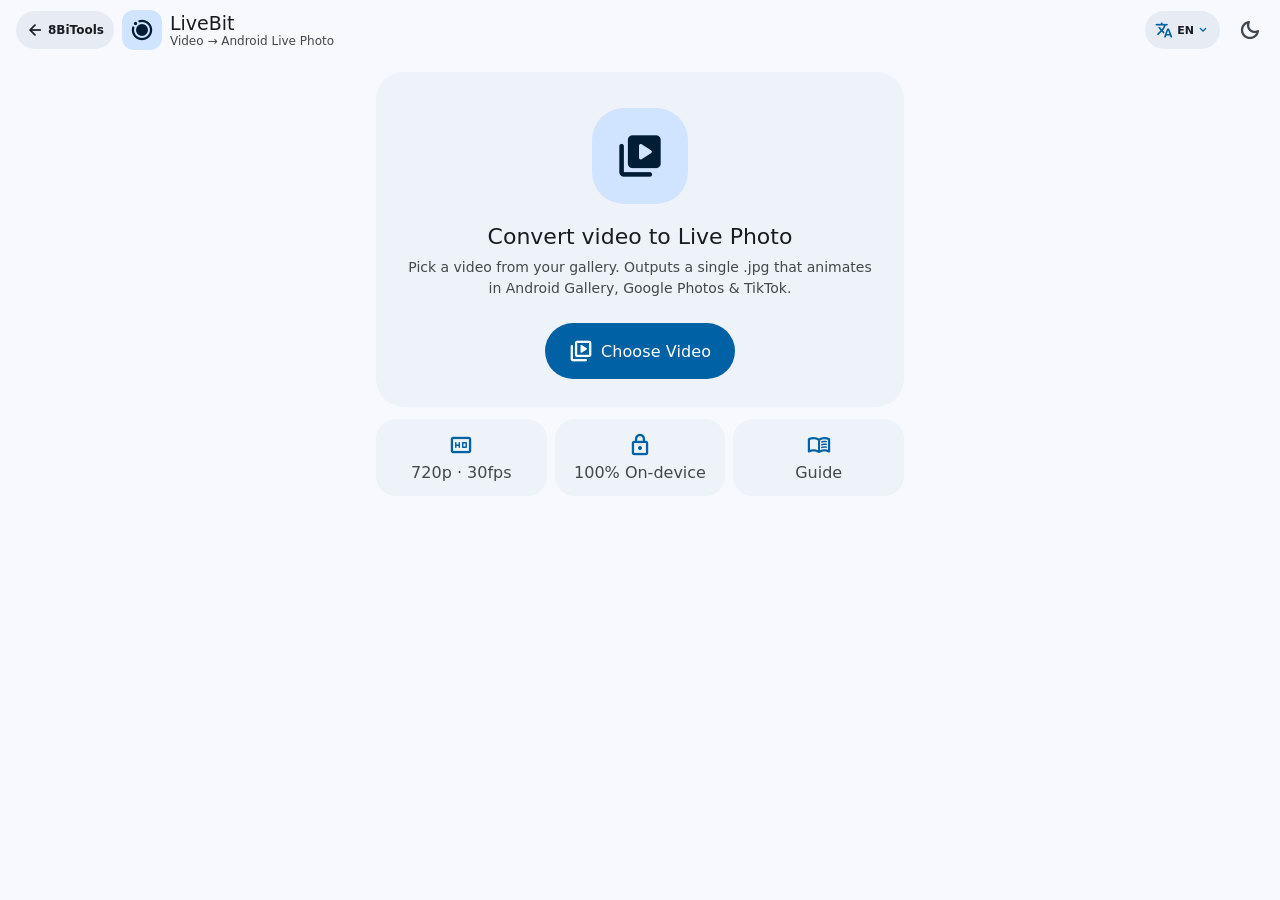
<file: 8bitools/tool/format/video to live foto/index.html>
<!DOCTYPE html>
<html lang="id">
<head>
  <meta charset="UTF-8">
  <meta name="viewport" content="width=device-width, initial-scale=1, viewport-fit=cover">
  <meta name="theme-color" content="#111418">
  <meta name="mobile-web-app-capable" content="yes">
  <meta name="apple-mobile-web-app-capable" content="yes">
  <meta name="apple-mobile-web-app-status-bar-style" content="black-translucent">
  <meta name="apple-mobile-web-app-title" content="LiveBit">
  <meta name="application-name" content="LiveBit">

  <link rel="manifest" href="./manifest.webmanifest">
  <link rel="icon" type="image/svg+xml" href="./icons/icon.svg">
  <link rel="icon" type="image/png" sizes="192x192" href="./icons/icon-192.png">
  <link rel="apple-touch-icon" href="./icons/icon-192.png">
  <title>LiveBit — Video ke Live Photo Android</title>

  <script>
    (function () {
      var saved = localStorage.getItem('theme');
      var dark = saved ? saved === 'dark' : window.matchMedia('(prefers-color-scheme: dark)').matches;
      if (dark) document.documentElement.classList.add('dark');
    })();
  </script>

  <link rel="preconnect" href="https://fonts.googleapis.com">
  <link rel="preconnect" href="https://fonts.gstatic.com" crossorigin>
  <!-- Material Symbols Rounded font -->
  <link rel="stylesheet" href="https://fonts.googleapis.com/css2?family=Material+Symbols+Rounded:opsz,wght,FILL,GRAD@20..48,100..700,0..1,-50..200&display=block">

  <style>
    /* ---------- Material 3 tokens ---------- */
    :root {
      --primary: #0061a4; --on-primary: #ffffff;
      --primary-container: #d1e4ff; --on-primary-container: #001d36;
      --secondary-container: #d7e3f7; --on-secondary-container: #101c2b;
      --surface: #f8f9ff; --surface-1: #eef2f9; --surface-2: #e7ecf4; --surface-3: #dde3ec;
      --on-surface: #191c20; --on-surface-variant: #43474e;
      --outline: #73777f; --outline-variant: #c3c7cf;
      --success: #146c2e; --success-container: #b7f0bb;
      --scrim: rgba(0, 0, 0, .55);
      color-scheme: light;
    }
    html.dark {
      --primary: #9ecaff; --on-primary: #003258;
      --primary-container: #00497d; --on-primary-container: #d1e4ff;
      --secondary-container: #3b4858; --on-secondary-container: #d7e3f7;
      --surface: #111418; --surface-1: #1a1d22; --surface-2: #1f2328; --surface-3: #2a2e34;
      --on-surface: #e2e2e6; --on-surface-variant: #c3c7cf;
      --outline: #8d9199; --outline-variant: #43474e;
      --success: #9bd69f; --success-container: #00531d;
      color-scheme: dark;
    }

    * { box-sizing: border-box; margin: 0; padding: 0; -webkit-tap-highlight-color: transparent; }
    html, body { background: var(--surface); color: var(--on-surface); }
    body {
      font-family: Roboto, "Google Sans", system-ui, -apple-system, "Segoe UI", sans-serif;
      min-height: 100dvh;
      overscroll-behavior-y: none;
      -webkit-font-smoothing: antialiased;
    }
    button { font: inherit; color: inherit; border: 0; background: none; cursor: pointer; }
    .hidden { display: none !important; }

    .icon {
      font-family: 'Material Symbols Rounded';
      font-weight: normal; font-style: normal; font-size: 24px; line-height: 1;
      letter-spacing: normal; text-transform: none; white-space: nowrap; direction: ltr;
      display: inline-block; user-select: none;
      font-variation-settings: 'FILL' 0, 'wght' 500, 'GRAD' 0, 'opsz' 24;
    }
    .icon.fill { font-variation-settings: 'FILL' 1, 'wght' 500, 'GRAD' 0, 'opsz' 24; }

    /* ---------- Top app bar ---------- */
    .appbar {
      position: sticky; top: 0; z-index: 20;
      display: flex; align-items: center; gap: 8px;
      padding: calc(env(safe-area-inset-top) + 8px) 8px 8px 16px;
      background: var(--surface);
      transition: background .2s;
    }
    .appbar.scrolled { background: var(--surface-2); }
    .appbar .logo {
      width: 40px; height: 40px; border-radius: 12px; flex-shrink: 0;
      background: var(--primary-container); color: var(--on-primary-container);
      display: grid; place-items: center;
    }
    .appbar .titles { flex: 1; min-width: 0; }
    .appbar h1 { font-size: 19px; font-weight: 500; line-height: 1.2; }
    .appbar p { font-size: 12px; color: var(--on-surface-variant); white-space: nowrap; overflow: hidden; text-overflow: ellipsis; }
    
    .icon-btn {
      width: 44px; height: 44px; border-radius: 50%; flex-shrink: 0;
      display: inline-flex; align-items: center; justify-content: center; gap: 2px;
      color: var(--on-surface-variant); transition: background .15s;
    }
    .icon-btn:active { background: color-mix(in srgb, var(--on-surface) 12%, transparent); }

    /* Language dropdown */
    .lang-wrapper { position: relative; }
    .lang-btn {
      height: 38px; padding: 0 10px; border-radius: 19px;
      background: var(--surface-2); color: var(--on-surface);
      display: inline-flex; align-items: center; gap: 4px;
      font-size: 12px; font-weight: 600;
      transition: background .15s;
    }
    .lang-btn .icon { font-size: 18px; color: var(--primary); }
    .lang-btn .code { text-transform: uppercase; font-size: 11px; }
    .lang-menu {
      position: absolute; right: 0; top: calc(100% + 6px); z-index: 80;
      width: 200px; max-height: 320px; overflow-y: auto;
      background: var(--surface-1); border: 1px solid var(--outline-variant);
      border-radius: 18px; padding: 6px; box-shadow: 0 10px 28px rgba(0,0,0,.22);
    }
    .lang-item {
      width: 100%; display: flex; align-items: center; justify-content: space-between;
      padding: 10px 12px; border-radius: 12px; font-size: 13px; font-weight: 500;
      color: var(--on-surface); text-align: left; transition: background .15s;
    }
    .lang-item .left { display: flex; align-items: center; gap: 8px; }
    .lang-item:active, .lang-item.active { background: var(--secondary-container); color: var(--on-secondary-container); }
    .lang-item .check { font-size: 18px; color: var(--primary); }

    main { max-width: 560px; margin: 0 auto; padding: 4px 16px calc(132px + env(safe-area-inset-bottom)); }

    /* ---------- Buttons ---------- */
    .btn {
      height: 48px; padding: 0 24px; border-radius: 24px;
      display: inline-flex; align-items: center; justify-content: center; gap: 8px;
      font-size: 15px; font-weight: 500; letter-spacing: .1px; user-select: none;
      transition: transform .12s, background .2s, opacity .2s;
    }
    .btn:active { transform: scale(.97); }
    .btn:disabled { opacity: .65; pointer-events: none; }
    .btn-filled { background: var(--primary); color: var(--on-primary); }
    .btn-tonal { background: var(--secondary-container); color: var(--on-secondary-container); }
    .btn-lg { height: 56px; border-radius: 28px; font-size: 16px; }
    .btn-sm { height: 38px; padding: 0 16px; border-radius: 19px; font-size: 13px; }
    .btn-block { width: 100%; }

    /* ---------- Empty state ---------- */
    .hero { background: var(--surface-1); border-radius: 28px; padding: 36px 24px 28px; text-align: center; margin-top: 8px; }
    .hero-art {
      width: 96px; height: 96px; border-radius: 32px; margin: 0 auto 20px;
      background: var(--primary-container); color: var(--on-primary-container);
      display: grid; place-items: center;
    }
    .hero-art .icon { font-size: 48px; }
    .hero h2 { font-size: 22px; font-weight: 500; margin-bottom: 8px; }
    .hero p { font-size: 14px; color: var(--on-surface-variant); line-height: 1.5; margin-bottom: 24px; }
    .features { display: grid; grid-template-columns: repeat(3, 1fr); gap: 8px; margin-top: 12px; }
    .feature {
      background: var(--surface-1); border-radius: 20px; padding: 14px 6px; text-align: center;
      font-size: 12px; color: var(--on-surface-variant); width: 100%; border: none; font: inherit;
    }
    .feature .icon { color: var(--primary); display: block; margin: 0 auto 6px; }
    .feature-interactive { cursor: pointer; transition: transform .15s, background .15s; }
    .feature-interactive:active { transform: scale(0.96); background: var(--secondary-container); }
    .privacy-sheet, .guide-sheet { max-height: 85dvh; }
    .guide-card {
      background: var(--surface-1);
      border-radius: 16px;
      padding: 12px 14px;
      display: flex;
      gap: 12px;
      align-items: flex-start;
      border: 1px solid rgba(255, 255, 255, 0.05);
    }
    .guide-card .icon {
      color: var(--primary);
      font-size: 22px;
      min-width: 22px;
      width: 22px;
      height: 22px;
      flex-shrink: 0;
      margin-top: 1px;
    }
    .guide-card div {
      font-size: 13px;
      line-height: 1.5;
      color: var(--on-surface-variant);
      text-align: left;
    }
    .guide-card b {
      color: var(--on-surface);
      display: block;
      margin-bottom: 2px;
    }
    .privacy-callout {
      background: var(--surface-2); border-radius: 18px; padding: 14px 16px;
      display: flex; gap: 12px; align-items: flex-start; margin-bottom: 14px;
      border: 1px solid var(--outline);
    }
    .privacy-callout .icon { font-size: 24px; min-width: 24px; width: 24px; height: 24px; color: var(--primary); flex-shrink: 0; }
    .privacy-callout p { font-size: 13px; line-height: 1.5; color: var(--on-surface); margin: 0; }
    .privacy-list { list-style: none; padding: 0; margin: 0; display: grid; gap: 12px; font-size: 13px; color: var(--on-surface-variant); }
    .privacy-list li { display: flex; align-items: flex-start; gap: 10px; line-height: 1.45; }
    .privacy-list li .icon { font-size: 20px; min-width: 20px; width: 20px; height: 20px; color: var(--success); flex-shrink: 0; margin-top: 1px; }
    .privacy-list li div { display: flex; flex-direction: column; gap: 2px; text-align: left; }
    .privacy-list li b { color: var(--on-surface); }

    /* ---------- Editor Preview ---------- */
    .preview {
      position: relative; background: #000; border-radius: 28px; overflow: hidden;
      height: min(48vh, 420px); min-height: 240px; margin-top: 8px;
      display: flex; align-items: center; justify-content: center;
    }
    .preview-viewport {
      position: relative; width: 100%; height: 100%; display: flex; align-items: center; justify-content: center;
      overflow: hidden; border-radius: 20px; transition: all .25s ease;
    }
    .preview video {
      width: 100%; height: 100%; object-fit: contain; display: block;
      transform-origin: center center; transition: transform .25s ease;
      background: #000;
    }
    .preview.cropped-mode .preview-viewport {
      border: 2px solid var(--primary);
      box-shadow: 0 0 16px rgba(0, 97, 164, .35);
    }
    .preview.cropped-mode video {
      object-fit: cover;
    }
    .overlay-chip {
      position: absolute; background: rgba(0, 0, 0, .6); color: #fff;
      border-radius: 8px; padding: 4px 8px; font-size: 12px; font-variant-numeric: tabular-nums;
      backdrop-filter: blur(6px); -webkit-backdrop-filter: blur(6px); z-index: 10;
    }
    .preview .name { top: 12px; left: 12px; max-width: 62%; overflow: hidden; text-overflow: ellipsis; white-space: nowrap; }
    .preview .time { bottom: 14px; left: 12px; }
    .preview .close {
      position: absolute; top: 8px; right: 8px; width: 40px; height: 40px; border-radius: 50%;
      background: rgba(0, 0, 0, .55); color: #fff; display: grid; place-items: center; z-index: 10;
    }
    .preview .play {
      position: absolute; left: 50%; top: 50%; width: 64px; height: 64px; margin: -32px 0 0 -32px;
      border-radius: 50%; background: rgba(0, 0, 0, .45); color: #fff; display: grid; place-items: center;
      backdrop-filter: blur(8px); -webkit-backdrop-filter: blur(8px); transition: opacity .2s, transform .12s; z-index: 10;
    }
    .preview .play:active { transform: scale(.92); }
    .preview .play .icon { font-size: 36px; }
    .preview.playing .play { opacity: 0; pointer-events: none; }
    .preview-tools {
      position: absolute; right: 12px; bottom: 10px; display: flex; gap: 8px; z-index: 10;
    }
    .preview-tool-btn, .preview .rotate {
      height: 36px; padding: 0 12px 0 10px;
      border-radius: 18px; background: rgba(0, 0, 0, .55); color: #fff;
      display: flex; align-items: center; gap: 4px; font-size: 13px; font-weight: 500;
      backdrop-filter: blur(6px); -webkit-backdrop-filter: blur(6px); z-index: 10;
      border: none; cursor: pointer;
    }
    .preview-tool-btn .icon, .preview .rotate .icon { font-size: 20px; }

    .section { margin-top: 20px; }
    .section-title {
      display: flex; justify-content: space-between; align-items: center;
      font-size: 14px; font-weight: 500; color: var(--on-surface-variant); margin: 0 4px 10px;
    }
    .section-title .value { color: var(--primary); font-variant-numeric: tabular-nums; }
    .card { background: var(--surface-1); border-radius: 24px; padding: 16px; }

    /* Segmented button */
    .segmented { display: grid; grid-template-columns: 1fr 1fr; border: 1px solid var(--outline); border-radius: 24px; overflow: hidden; height: 48px; }
    .segmented label {
      position: relative; display: flex; align-items: center; justify-content: center; gap: 6px;
      font-size: 14px; font-weight: 500; cursor: pointer; transition: background .2s;
    }
    .segmented label + label { border-left: 1px solid var(--outline); }
    .segmented label.active { background: var(--secondary-container); color: var(--on-secondary-container); }
    .segmented label .icon { font-size: 20px; }
    .segmented input { position: absolute; opacity: 0; pointer-events: none; }
    .seg-hint { font-size: 12px; color: var(--on-surface-variant); margin: 8px 6px 0; line-height: 1.45; }

    /* Chips */
    .chips { display: flex; gap: 8px; }
    .chip {
      flex: 1; height: 36px; border-radius: 10px; border: 1px solid var(--outline);
      font-size: 14px; font-weight: 500; color: var(--on-surface-variant);
      transition: background .2s, border-color .2s;
    }
    .chip.active { background: var(--secondary-container); border-color: transparent; color: var(--on-secondary-container); }

    .ratio-chips {
      display: flex; gap: 8px; overflow-x: auto; padding-bottom: 4px;
      scrollbar-width: none; -ms-overflow-style: none;
    }
    .ratio-chips::-webkit-scrollbar { display: none; }
    .ratio-chips .chip {
      flex: 0 0 auto; padding: 0 16px; font-size: 13px; white-space: nowrap;
    }

    /* Custom Ratio Box */
    .custom-ratio-box {
      margin-top: 10px; padding: 12px; background: var(--surface-2);
      border-radius: 18px; border: 1px solid var(--outline-variant);
    }
    .custom-ratio-row {
      display: flex; align-items: center; gap: 8px; justify-content: center;
    }
    .cr-label { font-size: 13px; font-weight: 500; color: var(--on-surface-variant); }
    .cr-colon { font-size: 16px; font-weight: 700; color: var(--primary); }
    .custom-ratio-row input {
      width: 60px; height: 38px; border-radius: 10px; border: 1px solid var(--outline);
      background: var(--surface-1); color: var(--on-surface); text-align: center;
      font-size: 14px; font-weight: 600;
    }
    .custom-ratio-row input:focus { outline: 2px solid var(--primary); }

    /* Sliders (M3 expressive style) */
    .slider-row { display: flex; align-items: center; gap: 12px; margin-top: 10px; }
    .slider-row label { width: 72px; font-size: 13px; color: var(--on-surface-variant); flex-shrink: 0; }
    .slider-row output { min-width: 44px; text-align: right; font-size: 13px; font-weight: 500; font-variant-numeric: tabular-nums; flex-shrink: 0; }
    input[type=range] {
      -webkit-appearance: none; appearance: none; flex: 1; min-width: 0; height: 44px;
      background: transparent; touch-action: pan-y; cursor: pointer; --p: 0%;
    }
    input[type=range]:focus { outline: none; }
    input[type=range]::-webkit-slider-runnable-track {
      height: 16px; border-radius: 8px;
      background: linear-gradient(to right, var(--primary) var(--p), var(--secondary-container) var(--p));
    }
    input[type=range]::-webkit-slider-thumb {
      -webkit-appearance: none; width: 6px; height: 36px; border-radius: 3px;
      background: var(--primary); margin-top: -10px; border: 2px solid var(--surface-1);
      box-sizing: content-box;
    }
    input[type=range]::-moz-range-track { height: 16px; border-radius: 8px; background: var(--secondary-container); }
    input[type=range]::-moz-range-progress { height: 16px; border-radius: 8px; background: var(--primary); }
    input[type=range]::-moz-range-thumb { width: 6px; height: 36px; border-radius: 3px; background: var(--primary); border: 2px solid var(--surface-1); }

    /* ---------- Cover Photo Studio ---------- */
    .cover-card {
      background: var(--surface-1); border-radius: 24px; padding: 16px; display: grid; gap: 12px;
    }
    .cover-stage {
      position: relative; background: #000; border-radius: 20px; overflow: hidden;
      height: 210px; display: flex; align-items: center; justify-content: center;
      cursor: pointer; user-select: none;
    }
    .cover-stage canvas {
      max-width: 100%; max-height: 100%; object-fit: contain; display: block;
      border-radius: 12px; transition: transform .2s ease;
    }
    .cover-stage:active canvas { transform: scale(0.98); }
    .cover-stage .source-tag {
      top: 10px; left: 10px; display: inline-flex; align-items: center; gap: 4px;
      background: rgba(0,0,0,.68);
    }
    .cover-stage .source-tag.custom {
      background: var(--primary); color: var(--on-primary); font-weight: 500;
    }
    .cover-stage .source-tag .icon { font-size: 15px; }
    .cover-stage .zoom-tag {
      bottom: 10px; right: 10px; display: inline-flex; align-items: center; gap: 4px;
      background: rgba(0,0,0,.65); font-size: 11px;
    }
    .cover-stage .zoom-tag .icon { font-size: 16px; }

    /* Frame Steppers */
    .frame-stepper-box { display: grid; gap: 8px; }
    .stepper-row {
      display: flex; align-items: center; justify-content: space-between; gap: 6px;
    }
    .step-btn {
      flex: 1; height: 38px; border-radius: 12px; background: var(--surface-2);
      color: var(--on-surface); font-size: 12px; font-weight: 600;
      display: inline-flex; align-items: center; justify-content: center; gap: 4px;
      transition: background .15s, transform .1s;
    }
    .step-btn:active { background: var(--secondary-container); transform: scale(.96); }
    .step-btn .icon { font-size: 16px; }

    .mini-preset-row { display: flex; gap: 6px; }
    .mini-preset-row button {
      flex: 1; height: 32px; border-radius: 16px; background: var(--surface-3);
      font-size: 12px; font-weight: 500; color: var(--on-surface-variant);
    }
    .mini-preset-row button:active { background: var(--secondary-container); }

    /* Custom Image & Edit Cover Actions */
    .custom-cover-actions {
      display: flex; gap: 8px; flex-wrap: wrap; margin-top: 4px;
    }
    .custom-action-btn {
      flex: 1; min-width: 130px; height: 40px; border-radius: 20px;
      display: inline-flex; align-items: center; justify-content: center; gap: 6px;
      font-size: 13px; font-weight: 500;
      border: 1px dashed var(--outline); color: var(--primary);
      background: transparent; transition: background .15s;
    }
    .custom-action-btn:active { background: var(--secondary-container); }
    .custom-action-btn .icon { font-size: 18px; }
    .custom-action-btn.reset {
      border: 1px solid var(--outline-variant); color: var(--on-surface-variant);
    }

    /* Guide */
    details.guide { margin-top: 20px; background: var(--surface-1); border-radius: 24px; padding: 0 16px; }
    details.guide summary {
      list-style: none; display: flex; align-items: center; gap: 10px; height: 56px;
      font-size: 14px; font-weight: 500; cursor: pointer;
    }
    details.guide summary::-webkit-details-marker { display: none; }
    details.guide summary .icon:first-child { color: var(--primary); }
    details.guide .chev { margin-left: auto; transition: transform .2s; }
    details.guide[open] .chev { transform: rotate(180deg); }
    details.guide ol { padding: 0 4px 16px 22px; font-size: 13px; color: var(--on-surface-variant); line-height: 1.6; }
    details.guide li + li { margin-top: 4px; }

    /* ---------- Bottom action bar ---------- */
    .actionbar {
      position: fixed; left: 0; right: 0; bottom: 0; z-index: 30;
      background: var(--surface-2);
      padding: 12px 16px calc(12px + env(safe-area-inset-bottom));
      border-radius: 28px 28px 0 0;
      box-shadow: 0 -2px 16px rgba(0, 0, 0, .14);
    }
    .actionbar-inner { max-width: 560px; margin: 0 auto; }
    .progress { margin-bottom: 12px; }
    .progress-head { display: flex; justify-content: space-between; font-size: 12px; color: var(--on-surface-variant); margin-bottom: 6px; }
    .progress-head span:last-child { font-variant-numeric: tabular-nums; font-weight: 500; color: var(--primary); }
    .progress-track { height: 6px; border-radius: 3px; background: var(--secondary-container); overflow: hidden; }
    .progress-fill { height: 100%; width: 0; background: var(--primary); border-radius: 3px; transition: width .15s linear; }

    /* ---------- Result & Editor Bottom Sheets ---------- */
    .scrim { position: fixed; inset: 0; z-index: 40; background: var(--scrim); opacity: 0; pointer-events: none; transition: opacity .25s; }
    .scrim.open { opacity: 1; pointer-events: auto; }
    .sheet {
      position: fixed; left: 0; right: 0; bottom: 0; z-index: 50;
      max-width: 640px; margin: 0 auto; max-height: 94dvh; overflow-y: auto;
      background: var(--surface-1); border-radius: 28px 28px 0 0;
      padding: 0 16px calc(16px + env(safe-area-inset-bottom));
      transform: translateY(105%); transition: transform .32s cubic-bezier(.2, 0, 0, 1);
      overscroll-behavior: contain;
    }
    .sheet.open { transform: none; }
    .handle { width: 32px; height: 4px; border-radius: 2px; background: var(--outline); opacity: .5; margin: 12px auto 12px; }
    .sheet-head { display: flex; align-items: center; gap: 12px; margin-bottom: 14px; }
    .sheet-head .badge {
      width: 40px; height: 40px; border-radius: 50%; flex-shrink: 0;
      background: var(--success-container); color: var(--success); display: grid; place-items: center;
    }
    .sheet-head .titles { flex: 1; min-width: 0; }
    .sheet-head h3 { font-size: 18px; font-weight: 500; }
    .sheet-head p { font-size: 13px; color: var(--on-surface-variant); }
    
    .sim {
      position: relative; background: #000; border-radius: 24px; overflow: hidden;
      height: min(48vh, 420px); touch-action: none;
      user-select: none; -webkit-user-select: none; -webkit-touch-callout: none;
      display: flex; align-items: center; justify-content: center;
    }
    .sim img, .sim video {
      position: absolute; inset: 0; width: 100%; height: 100%; object-fit: contain; pointer-events: none;
    }
    .sim .live { top: 12px; left: 12px; display: flex; align-items: center; gap: 4px; font-weight: 500; transition: background .2s; z-index: 5; }
    .sim .live .icon { font-size: 16px; }
    .sim.playing .live { background: rgba(255, 196, 0, .85); color: #000; }
    .sim .hint { bottom: 12px; left: 50%; transform: translateX(-50%); display: flex; align-items: center; gap: 4px; white-space: nowrap; transition: opacity .2s; z-index: 5; }
    .sim .hint .icon { font-size: 16px; }
    .sim.playing .hint { opacity: 0; }
    
    .sheet-actions { display: grid; gap: 8px; margin-top: 16px; }
    .row2 { display: grid; grid-template-columns: 1fr 1fr; gap: 8px; }
    .sheet-note { font-size: 12px; color: var(--on-surface-variant); line-height: 1.45; margin-top: 12px; text-align: center; }

    /* Cover Photo Editor Sheet Specifics */
    .editor-sheet { max-height: 96dvh; }
    .editor-canvas-container {
      position: relative; background: #000; border-radius: 20px; overflow: hidden;
      height: min(34vh, 250px); display: flex; align-items: center; justify-content: center;
      touch-action: none; user-select: none; margin-bottom: 12px; cursor: grab;
    }
    .editor-canvas-container:active { cursor: grabbing; }
    .editor-canvas-container canvas {
      max-width: 100%; max-height: 100%; object-fit: contain; display: block;
    }
    .editor-controls { display: grid; gap: 4px; }
    .editor-divider { height: 1px; background: var(--outline-variant); margin: 6px 0; opacity: .5; }

    /* ---------- Fullscreen Cover Zoom Dialog ---------- */
    .zoom-dialog {
      position: fixed; inset: 0; z-index: 90;
      display: flex; align-items: center; justify-content: center;
      padding: 16px; background: rgba(0,0,0,.85);
      backdrop-filter: blur(8px); -webkit-backdrop-filter: blur(8px);
      opacity: 0; pointer-events: none; transition: opacity .2s;
    }
    .zoom-dialog.open { opacity: 1; pointer-events: auto; }
    .zoom-box {
      position: relative; max-width: 94vw; max-height: 85vh;
      display: flex; align-items: center; justify-content: center;
    }
    .zoom-box img {
      max-width: 100%; max-height: 80vh; object-fit: contain; border-radius: 16px;
      box-shadow: 0 16px 40px rgba(0,0,0,.6);
    }
    .zoom-box .zoom-close-btn {
      position: absolute; top: -14px; right: -14px; width: 44px; height: 44px;
      border-radius: 50%; background: var(--surface-1); color: var(--on-surface);
      display: grid; place-items: center; box-shadow: 0 4px 16px rgba(0,0,0,.4);
    }

    /* ---------- Snackbar ---------- */
    .snackbar {
      position: fixed; left: 16px; right: 16px; z-index: 60;
      bottom: calc(112px + env(safe-area-inset-bottom));
      max-width: 528px; margin: 0 auto;
      background: var(--on-surface); color: var(--surface);
      padding: 14px 16px; border-radius: 8px; font-size: 14px; line-height: 1.4;
      transform: translateY(16px); opacity: 0; pointer-events: none; transition: transform .2s, opacity .2s;
    }
    .snackbar.show { transform: none; opacity: 1; }
  </style>
</head>
<body>

  <header class="appbar" id="appbar">
    <a href="../../../index.html" class="icon-btn" title="Kembali ke 8BiTools Hub" style="text-decoration: none; width: auto; padding: 0 10px; border-radius: 19px; background: var(--surface-2); font-size: 12px; font-weight: 600; color: var(--on-surface); height: 38px; display: inline-flex; align-items: center; gap: 4px;">
      <span class="icon" style="font-size: 18px;">arrow_back</span>
      <span>8BiTools</span>
    </a>
    <div class="logo"><span class="icon fill">motion_photos_on</span></div>
    <div class="titles">
      <h1 id="app-title">LiveBit</h1>
      <p id="app-subtitle">Video → Live Photo Android</p>
    </div>

    <!-- Language Selector Dropdown -->
    <div class="lang-wrapper" id="lang-dropdown-wrapper">
      <button class="lang-btn" id="lang-toggle-btn" aria-label="Ganti Bahasa" title="Ganti Bahasa">
        <span class="icon">translate</span>
        <span class="code" id="current-lang-code">ID</span>
        <span class="icon" style="font-size: 14px; margin-left: -2px;">expand_more</span>
      </button>
      <div class="lang-menu hidden" id="lang-menu"></div>
    </div>

    <!-- PWA Install Button -->
    <button class="icon-btn hidden" id="install-pwa-btn" aria-label="Install Aplikasi" title="Install Aplikasi" style="color: var(--primary);">
      <span class="icon">download_for_offline</span>
    </button>

    <button class="icon-btn" id="theme-toggle" aria-label="Ganti tema">
      <span class="icon" id="theme-icon">dark_mode</span>
    </button>
  </header>

  <main>
    <!-- Empty state -->
    <section id="dropzone">
      <div class="hero">
        <div class="hero-art"><span class="icon fill">video_library</span></div>
        <h2 id="hero-title">Ubah video jadi Live Photo</h2>
        <p id="hero-desc">Pilih video dari galeri. Hasilnya 1 file <b>.jpg</b> yang bisa bergerak di Galeri Android, Google Photos &amp; TikTok.</p>
        <button class="btn btn-filled btn-lg" id="pick-btn">
          <span class="icon">video_library</span><span id="pick-btn-text">Pilih Video</span>
        </button>
        <input type="file" id="video-file-input" accept="video/*" hidden>
      </div>
    </section>

    <!-- Interactive Hero Feature Cards (outside dropzone so clicks don't open file picker) -->
    <div class="features" id="home-features">
      <button type="button" class="feature feature-interactive" id="hero-res-feature" aria-label="Atur Resolusi Video">
        <span class="icon">hd</span><span id="feat-1">720p · 30fps</span>
      </button>
      <button type="button" class="feature feature-interactive" id="privacy-feature-btn" aria-label="Privasi 100% Aman &amp; Lokal">
        <span class="icon">lock</span><span id="feat-2">100% Lokal</span>
      </button>
      <button type="button" class="feature feature-interactive" id="guide-feature-btn" aria-label="Panduan Buka di Galeri &amp; TikTok">
        <span class="icon">menu_book</span><span id="feat-3">Panduan</span>
      </button>
    </div>

    <!-- Editor -->
    <section id="trimmer-panel" class="hidden">
      <div class="preview" id="preview-box">
        <div class="preview-viewport" id="preview-viewport">
          <video id="source-video" playsinline muted preload="auto"></video>
        </div>
        <span class="overlay-chip name" id="file-name-badge">video.mp4</span>
        <button class="close" id="change-video-btn" aria-label="Ganti video"><span class="icon">close</span></button>
        <button class="play" id="play-pause-btn" aria-label="Putar"><span class="icon fill" id="play-icon">play_arrow</span></button>
        <span class="overlay-chip time"><span id="current-timecode">0.0s</span> / <span id="total-timecode">0.0s</span></span>
        <div class="preview-tools">
          <button class="preview-tool-btn" id="rotate-video-btn" aria-label="Putar video">
            <span class="icon">rotate_right</span><span id="rotate-btn-text">0°</span>
          </button>
          <button class="preview-tool-btn" id="quick-crop-video-btn" aria-label="Edit &amp; Crop Video">
            <span class="icon">crop</span><span id="label-quick-crop">Crop</span>
          </button>
        </div>
      </div>

      <!-- Aspect Ratio & Crop Control -->
      <div class="section">
        <div class="section-title">
          <span id="label-ratio-title">Rasio &amp; Crop</span>
          <span class="value" id="current-ratio-badge">Asli</span>
        </div>
        <div class="chips ratio-chips">
          <button type="button" class="chip ratio-btn active" data-ratio="original">
            <span id="label-ratio-orig">Asli</span>
          </button>
          <button type="button" class="chip ratio-btn" data-ratio="9:16">
            <span id="label-ratio-916">9:16 TikTok</span>
          </button>
          <button type="button" class="chip ratio-btn" data-ratio="1:1">
            <span id="label-ratio-11">1:1 Persegi</span>
          </button>
          <button type="button" class="chip ratio-btn" data-ratio="4:5">
            <span id="label-ratio-45">4:5 Feed</span>
          </button>
          <button type="button" class="chip ratio-btn" data-ratio="16:9">
            <span id="label-ratio-169">16:9 Lanskap</span>
          </button>
          <button type="button" class="chip ratio-btn" data-ratio="custom">
            <span id="label-ratio-custom">Kustom</span>
          </button>
        </div>

        <!-- Inline Custom Ratio Input Box -->
        <div class="custom-ratio-box hidden" id="custom-ratio-box">
          <div class="custom-ratio-row">
            <span class="cr-label">Rasio:</span>
            <input type="number" id="custom-ratio-w" min="1" max="100" value="3" aria-label="Lebar rasio">
            <span class="cr-colon">:</span>
            <input type="number" id="custom-ratio-h" min="1" max="100" value="4" aria-label="Tinggi rasio">
            <button type="button" class="btn btn-filled btn-sm" id="btn-apply-custom-ratio">
              <span class="icon">check</span><span id="label-apply-custom-ratio">Terapkan</span>
            </button>
          </div>
        </div>

        <p class="seg-hint" id="ratio-hint"></p>
      </div>

      <div class="section">
        <div class="section-title" id="label-format-title">Format hasil</div>
        <div class="segmented">
          <label id="card-mode-android" class="active">
            <input type="radio" name="targetMode" value="android" checked>
            <span class="icon">android</span><span id="label-mode-android">Live Photo</span>
          </label>
          <label id="card-mode-tiktok">
            <input type="radio" name="targetMode" value="tiktok">
            <span class="icon">movie</span><span id="label-mode-tiktok">Video MP4</span>
          </label>
        </div>
        <p class="seg-hint" id="mode-hint"></p>
      </div>

      <!-- Resolution Control (720p / 1080p) -->
      <div class="section">
        <div class="section-title">
          <span id="label-res-title">Resolusi video</span>
          <span class="value" id="current-res-badge">720p HD</span>
        </div>
        <div class="segmented res-segmented">
          <label id="card-res-720" class="active">
            <input type="radio" name="targetResolution" value="720" checked>
            <span class="icon">hd</span><span id="label-res-720">720p HD</span>
          </label>
          <label id="card-res-1080">
            <input type="radio" name="targetResolution" value="1080">
            <span class="icon">high_quality</span><span id="label-res-1080">1080p FHD</span>
          </label>
        </div>
        <p class="seg-hint" id="res-hint"></p>
      </div>

      <div class="section">
        <div class="section-title"><span id="label-duration-title">Durasi gerak</span> <span class="value" id="clip-duration-badge">2.5s</span></div>
        <div class="card">
          <div class="chips">
            <button type="button" class="chip dur-preset-btn" data-dur="1.5">1.5s</button>
            <button type="button" class="chip dur-preset-btn" data-dur="2">2s</button>
            <button type="button" class="chip dur-preset-btn active" data-dur="2.5">2.5s</button>
            <button type="button" class="chip dur-preset-btn" data-dur="3">3s</button>
          </div>
          <div class="slider-row">
            <label for="slider-start" id="label-slider-start">Mulai</label>
            <input type="range" id="slider-start" min="0" max="10" step="0.05" value="0">
            <output id="val-start-time">0.0s</output>
          </div>
          <div class="slider-row">
            <label for="slider-end" id="label-slider-end">Selesai</label>
            <input type="range" id="slider-end" min="0" max="10" step="0.05" value="2.5">
            <output id="val-end-time">2.5s</output>
          </div>
        </div>
      </div>

      <!-- Enlarged Cover Photo Studio with Frame Stepper, Custom Upload & Editor -->
      <div class="section">
        <div class="section-title">
          <span id="label-cover-title">Foto sampul</span>
          <span class="value" id="keyframe-pos-val">0.0s</span>
        </div>
        
        <div class="cover-card">
          <!-- Big Interactive Cover Stage (Tap to Zoom) -->
          <div class="cover-stage" id="cover-stage-btn" title="Ketuk untuk perbesar">
            <canvas id="keyframe-canvas" width="360" height="240"></canvas>
            
            <span class="overlay-chip source-tag" id="cover-source-badge">
              <span class="icon">photo_camera</span>
              <span id="label-cover-source">Frame Video</span>
            </span>

            <span class="overlay-chip zoom-tag">
              <span class="icon">zoom_in</span>
              <span id="label-zoom-hint">Ketuk untuk perbesar</span>
            </span>
          </div>

          <!-- Precise Frame-by-Frame Stepper -->
          <div class="frame-stepper-box">
            <div class="stepper-row">
              <button type="button" class="step-btn" id="btn-step-prev-5" title="-5 Frame">
                <span class="icon">fast_rewind</span><span id="label-step-p5">-5</span>
              </button>
              <button type="button" class="step-btn" id="btn-step-prev-1" title="-1 Frame">
                <span class="icon">chevron_left</span><span id="label-step-p1">-1 frame</span>
              </button>
              <button type="button" class="step-btn" id="btn-step-next-1" title="+1 Frame">
                <span id="label-step-n1">+1 frame</span><span class="icon">chevron_right</span>
              </button>
              <button type="button" class="step-btn" id="btn-step-next-5" title="+5 Frame">
                <span id="label-step-n5">+5</span><span class="icon">fast_forward</span>
              </button>
            </div>

            <!-- Fine-grained timeline slider for cover frame -->
            <input type="range" id="slider-keyframe" min="0" max="10" step="0.033" value="0" aria-label="Posisi foto sampul">

            <div class="mini-preset-row">
              <button type="button" id="btn-kf-start">Awal</button>
              <button type="button" id="btn-kf-mid">Tengah</button>
              <button type="button" id="btn-kf-end">Akhir</button>
            </div>
          </div>

          <!-- Cover Photo Actions: Edit & Crop / Upload / Reset -->
          <div class="custom-cover-actions">
            <button type="button" class="custom-action-btn" id="edit-cover-btn">
              <span class="icon">crop</span>
              <span id="label-edit-cover">Edit &amp; Crop Sampul</span>
            </button>

            <button type="button" class="custom-action-btn" id="upload-custom-cover-btn">
              <span class="icon">add_photo_alternate</span>
              <span id="label-upload-cover">Upload Foto Lain</span>
            </button>
            <input type="file" id="custom-cover-input" accept="image/*" hidden>

            <button type="button" class="custom-action-btn reset hidden" id="reset-custom-cover-btn">
              <span class="icon">undo</span>
              <span id="label-reset-cover">Gunakan Frame Video</span>
            </button>
          </div>
        </div>
      </div>

      <details class="guide">
        <summary><span class="icon">info</span><span id="guide-summary">Cara pakai di HP &amp; TikTok</span><span class="icon chev">expand_more</span></summary>
        <ol>
          <li id="guide-step-1">Tekan <b>Simpan ke HP</b>, file .jpg masuk ke folder Download / Galeri.</li>
          <li id="guide-step-2">Buka di <b>Google Photos</b> atau Galeri bawaan — akan muncul ikon Motion/Live.</li>
          <li id="guide-step-3">Di <b>TikTok</b>: buat postingan foto, pilih file tersebut, lalu aktifkan ikon <b>LIVE</b>.</li>
          <li id="guide-step-4">Kalau mengirim ke HP lain, pakai <b>Quick Share</b> atau <b>WhatsApp → Dokumen</b> agar videonya tidak terhapus kompresi.</li>
        </ol>
      </details>
    </section>
  </main>

  <!-- Bottom action bar -->
  <div class="actionbar hidden" id="action-bar">
    <div class="actionbar-inner">
      <div class="progress hidden" id="progress-container">
        <div class="progress-head"><span id="progress-status-text">Memproses…</span><span id="progress-percent">0%</span></div>
        <div class="progress-track"><div class="progress-fill" id="progress-bar-fill"></div></div>
      </div>
      <button class="btn btn-filled btn-lg btn-block" id="convert-btn">
        <span class="icon">bolt</span><span id="convert-btn-text">Buat Live Photo</span>
      </button>
    </div>
  </div>

  <!-- Result bottom sheet -->
  <div class="scrim" id="sheet-scrim"></div>
  <section class="sheet" id="result-card" aria-hidden="true">
    <div class="handle"></div>
    <div class="sheet-head">
      <div class="badge"><span class="icon fill">check_circle</span></div>
      <div class="titles">
        <h3 id="result-title">Live Photo siap!</h3>
        <p id="res-total-size">-</p>
      </div>
      <button class="icon-btn" id="sheet-close-btn" aria-label="Tutup"><span class="icon">close</span></button>
    </div>

    <div class="sim" id="simulator-box">
      <img id="sim-still-img" alt="">
      <video id="sim-motion-video" playsinline muted loop class="hidden"></video>
      <span class="overlay-chip live"><span class="icon fill">motion_photos_on</span>LIVE</span>
      <span class="overlay-chip hint"><span class="icon">touch_app</span><span id="sim-hint-text">Tekan &amp; tahan untuk memutar</span></span>
    </div>

    <div class="sheet-actions">
      <button class="btn btn-filled btn-lg btn-block" id="download-result-btn">
        <span class="icon">download</span><span id="download-btn-label">Simpan ke HP</span>
      </button>
      <div class="row2" id="secondary-actions">
        <button class="btn btn-tonal" id="share-result-btn"><span class="icon">share</span><span id="share-btn-text">Bagikan</span></button>
        <button class="btn btn-tonal" id="reset-tool-btn"><span class="icon">edit</span><span id="reset-btn-text">Edit lagi</span></button>
      </div>
    </div>
    <p class="sheet-note" id="sheet-note"></p>
  </section>

  <!-- Cover Photo Editor Bottom Sheet -->
  <div class="scrim" id="editor-scrim"></div>
  <section class="sheet editor-sheet" id="cover-editor-sheet" aria-hidden="true">
    <div class="handle"></div>
    <div class="sheet-head">
      <div class="badge"><span class="icon">crop</span></div>
      <div class="titles">
        <h3 id="label-editor-title">Edit &amp; Crop Foto Sampul</h3>
        <p id="label-editor-hint">Geser canvas atau slider untuk mengatur framing</p>
      </div>
      <button class="icon-btn" id="editor-close-btn" aria-label="Tutup"><span class="icon">close</span></button>
    </div>

    <!-- Interactive Editor Canvas Container -->
    <div class="editor-canvas-container" id="editor-canvas-container">
      <canvas id="interactive-editor-canvas" width="600" height="600"></canvas>
    </div>

    <!-- Framing & Adjustment Sliders -->
    <div class="editor-controls">
      <!-- Zoom -->
      <div class="slider-row">
        <label id="label-edit-zoom">Zoom</label>
        <input type="range" id="editor-zoom" min="1" max="3" step="0.05" value="1">
        <output id="val-editor-zoom">1.0x</output>
      </div>
      <!-- Pan X -->
      <div class="slider-row">
        <label id="label-edit-panx">Geser X</label>
        <input type="range" id="editor-pan-x" min="-100" max="100" step="1" value="0">
        <output id="val-editor-panx">0%</output>
      </div>
      <!-- Pan Y -->
      <div class="slider-row">
        <label id="label-edit-pany">Geser Y</label>
        <input type="range" id="editor-pan-y" min="-100" max="100" step="1" value="0">
        <output id="val-editor-pany">0%</output>
      </div>
      
      <div class="editor-divider"></div>

      <!-- Color adjustments -->
      <div class="slider-row">
        <label id="label-edit-bright">Kecerahan</label>
        <input type="range" id="editor-bright" min="50" max="150" step="1" value="100">
        <output id="val-editor-bright">100%</output>
      </div>
      <div class="slider-row">
        <label id="label-edit-contrast">Kontras</label>
        <input type="range" id="editor-contrast" min="50" max="150" step="1" value="100">
        <output id="val-editor-contrast">100%</output>
      </div>
      <div class="slider-row">
        <label id="label-edit-sat">Saturasi</label>
        <input type="range" id="editor-sat" min="0" max="200" step="2" value="100">
        <output id="val-editor-sat">100%</output>
      </div>
    </div>

    <div class="sheet-actions">
      <div class="row2">
        <button class="btn btn-tonal" id="editor-reset-btn">
          <span class="icon">undo</span><span id="label-editor-reset">Reset</span>
        </button>
        <button class="btn btn-filled" id="editor-apply-btn">
          <span class="icon">check</span><span id="label-editor-apply">Terapkan</span>
        </button>
      </div>
    </div>
  </section>

  <!-- Video Editor Bottom Sheet -->
  <div class="scrim" id="video-editor-scrim"></div>
  <section class="sheet editor-sheet" id="video-editor-sheet" aria-hidden="true">
    <div class="handle"></div>
    <div class="sheet-head">
      <div class="badge"><span class="icon">crop</span></div>
      <div class="titles">
        <h3 id="label-video-editor-title">Edit &amp; Crop Video</h3>
        <p id="label-video-editor-hint">Geser canvas atau slider untuk mengatur framing klip video</p>
      </div>
      <button class="icon-btn" id="video-editor-close-btn" aria-label="Tutup"><span class="icon">close</span></button>
    </div>

    <!-- Interactive Video Canvas Container -->
    <div class="editor-canvas-container" id="video-editor-canvas-container">
      <canvas id="interactive-video-canvas" width="600" height="600"></canvas>
    </div>

    <!-- Framing Sliders -->
    <div class="editor-controls">
      <!-- Zoom -->
      <div class="slider-row">
        <label id="label-video-zoom">Zoom</label>
        <input type="range" id="video-editor-zoom" min="1" max="3" step="0.05" value="1">
        <output id="val-video-zoom">1.0x</output>
      </div>
      <!-- Pan X -->
      <div class="slider-row">
        <label id="label-video-panx">Geser X</label>
        <input type="range" id="video-editor-panx" min="-100" max="100" step="1" value="0">
        <output id="val-video-panx">0%</output>
      </div>
      <!-- Pan Y -->
      <div class="slider-row">
        <label id="label-video-pany">Geser Y</label>
        <input type="range" id="video-editor-pany" min="-100" max="100" step="1" value="0">
        <output id="val-video-pany">0%</output>
      </div>
    </div>

    <div class="sheet-actions">
      <div class="row2">
        <button class="btn btn-tonal" id="video-editor-reset-btn">
          <span class="icon">undo</span><span id="label-video-editor-reset">Reset</span>
        </button>
        <button class="btn btn-filled" id="video-editor-apply-btn">
          <span class="icon">check</span><span id="label-video-editor-apply">Terapkan</span>
        </button>
      </div>
    </div>
  </section>

  <!-- Fullscreen Cover Zoom Dialog -->
  <div class="zoom-dialog" id="zoom-dialog">
    <div class="zoom-box">
      <img id="zoom-img" alt="Zoomed Cover Photo">
      <button class="zoom-close-btn" id="zoom-close-btn" aria-label="Tutup"><span class="icon">close</span></button>
    </div>
  </div>

  <!-- Privacy Info Bottom Sheet -->
  <div class="scrim" id="privacy-scrim"></div>
  <section class="sheet privacy-sheet" id="privacy-sheet" aria-hidden="true">
    <div class="handle"></div>
    <div class="sheet-head">
      <div class="badge" style="background: rgba(33, 150, 243, .18); color: #2196f3;">
        <span class="icon">shield</span>
      </div>
      <div class="titles">
        <h3 id="label-privacy-title">Privasi 100% Aman &amp; Lokal</h3>
        <p id="label-privacy-sub">Client-Side · Tanpa Server · Tanpa Database</p>
      </div>
      <button class="icon-btn" id="privacy-close-btn" aria-label="Tutup"><span class="icon">close</span></button>
    </div>
    <div class="privacy-content">
      <div class="privacy-callout">
        <span class="icon">verified</span>
        <p id="label-privacy-desc">Semua pemrosesan video dan foto berjalan 100% langsung di browser perangkat Anda (client-side). Tidak ada file atau data yang diunggah ke server, dan tidak ada database. Privasi Anda 100% aman dan data tidak pernah meninggalkan HP Anda.</p>
      </div>
      <ul class="privacy-list">
        <li>
          <span class="icon">check_circle</span>
          <div>
            <b id="label-p1-title">100% Di RAM Browser:</b>
            <span id="label-p1-desc">File Anda hanya dibaca di memori lokal saat halaman dibuka.</span>
          </div>
        </li>
        <li>
          <span class="icon">check_circle</span>
          <div>
            <b id="label-p2-title">Nol Database &amp; Nol Server:</b>
            <span id="label-p2-desc">Tidak ada backend penyimpan video, foto, atau identitas Anda.</span>
          </div>
        </li>
        <li>
          <span class="icon">check_circle</span>
          <div>
            <b id="label-p3-title">Aman Offline:</b>
            <span id="label-p3-desc">Konversi tetap bisa berjalan tanpa internet setelah halaman terbuka.</span>
          </div>
        </li>
      </ul>
    </div>
    <div class="sheet-actions" style="margin-top: 16px;">
      <button class="btn btn-filled w-full" id="btn-privacy-gotit">
        <span class="icon">check</span><span id="label-privacy-gotit">Mengerti</span>
      </button>
    </div>
  </section>

  <!-- Guide Bottom Sheet -->
  <div class="scrim" id="guide-scrim"></div>
  <section class="sheet guide-sheet" id="guide-sheet" aria-hidden="true">
    <div class="handle"></div>
    <div class="sheet-head">
      <div class="badge" style="background: rgba(103, 80, 164, .18); color: #d0bcff;">
        <span class="icon">menu_book</span>
      </div>
      <div class="titles">
        <h3 id="label-guide-sheet-title">Panduan Live Photo</h3>
        <p id="label-guide-sheet-sub">Galeri Android, Google Photos &amp; TikTok</p>
      </div>
      <button class="icon-btn" id="guide-close-btn" aria-label="Tutup"><span class="icon">close</span></button>
    </div>
    <div class="guide-content" style="display: grid; gap: 12px; margin: 12px 0;">
      <div class="guide-card">
        <span class="icon">download</span>
        <div>
          <b id="label-g1-title">1. Simpan ke Galeri HP</b>
          <span id="label-guide-s1">Tekan <b>Simpan ke HP</b>, file .jpg masuk ke folder Download / Galeri.</span>
        </div>
      </div>
      <div class="guide-card">
        <span class="icon">photo_library</span>
        <div>
          <b id="label-g2-title">2. Buka di Galeri &amp; Google Photos</b>
          <span id="label-guide-s2">Buka di <b>Google Photos</b> atau Galeri bawaan — akan muncul ikon Motion/Live.</span>
        </div>
      </div>
      <div class="guide-card">
        <span class="icon">smartphone</span>
        <div>
          <b id="label-g3-title">3. Upload ke TikTok (Mode Foto)</b>
          <span id="label-guide-s3">Di <b>TikTok</b>: buat postingan foto, pilih file tersebut, lalu aktifkan ikon <b>LIVE</b>.</span>
        </div>
      </div>
      <div class="guide-card">
        <span class="icon">share</span>
        <div>
          <b id="label-g4-title">4. Kirim Tanpa Kompresi</b>
          <span id="label-guide-s4">Kalau mengirim ke HP lain, pakai <b>Quick Share</b> atau <b>WhatsApp → Dokumen</b> agar videonya tidak terhapus kompresi.</span>
        </div>
      </div>
    </div>
    <div class="sheet-actions" style="margin-top: 14px;">
      <button class="btn btn-filled w-full" id="btn-guide-gotit">
        <span class="icon">check</span><span id="label-guide-gotit">Mengerti</span>
      </button>
    </div>
  </section>

  <div class="snackbar" id="snackbar" role="status"></div>

  <script type="module" src="./app.js?v=5.0"></script>
</body>
</html>
</file>
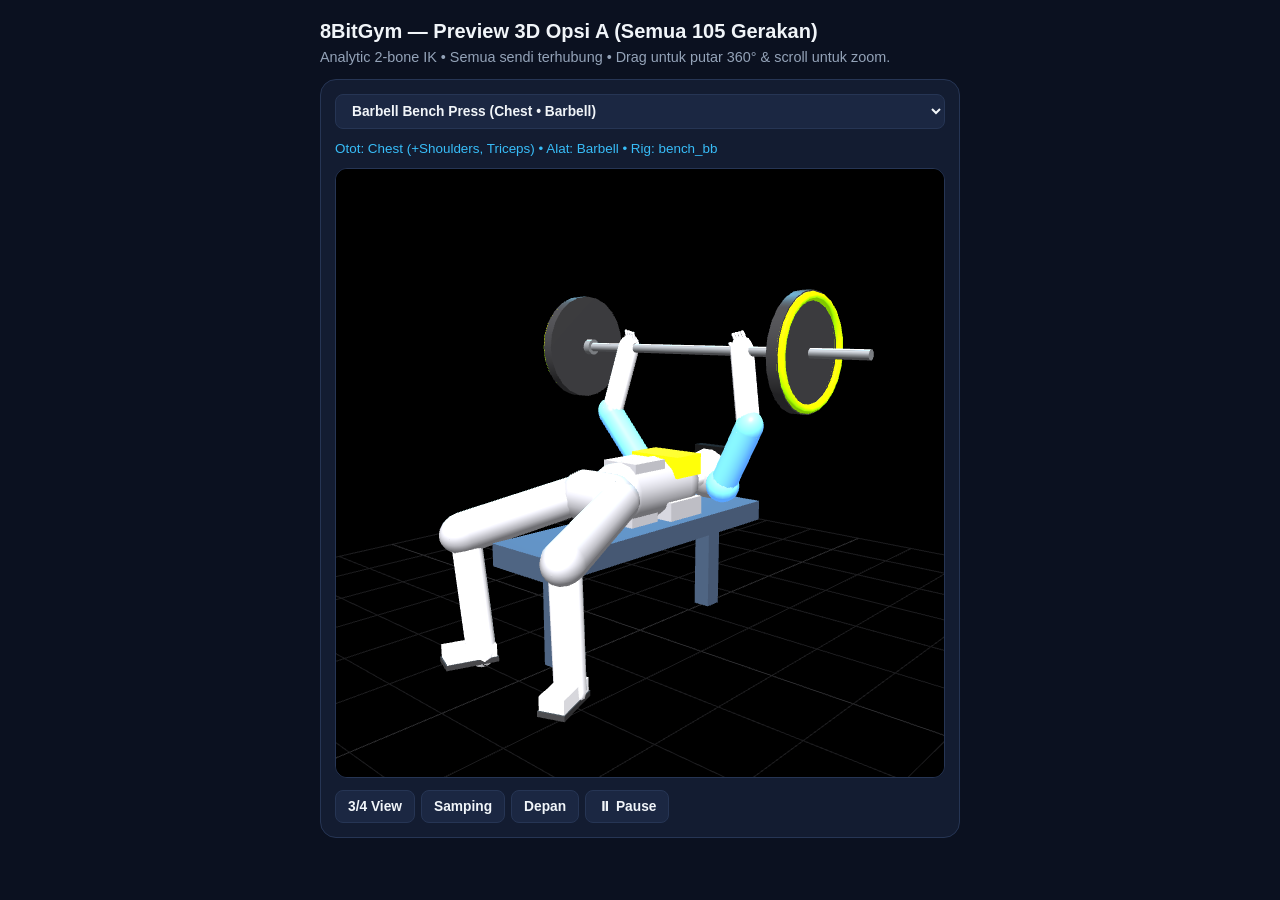
<file: 8bitools/tool/8bitgym/preview-3d-demo.html>
<!DOCTYPE html>
<html lang="id">
<head>
  <meta charset="UTF-8" />
  <meta name="viewport" content="width=device-width, initial-scale=1.0" />
  <title>8BitGym — 3D Mannequin Preview (105 Gerakan)</title>
  <style>
    :root {
      --bg: #0b1120;
      --surface: #131c31;
      --surface-2: #1b2742;
      --border: #263554;
      --text: #f1f5f9;
      --muted: #94a3b8;
      --accent: #38bdf8;
      --primary: #3b82f6;
    }
    * { box-sizing: border-box; }
    body {
      margin: 0;
      padding: 20px;
      background: var(--bg);
      color: var(--text);
      font-family: -apple-system, BlinkMacSystemFont, "Segoe UI", Roboto, sans-serif;
      max-width: 680px;
      margin-inline: auto;
    }
    h1 { margin: 0 0 6px; font-size: 1.25rem; }
    p { margin: 0 0 14px; color: var(--muted); font-size: 0.9rem; }
    .card {
      background: var(--surface);
      border: 1px solid var(--border);
      border-radius: 16px;
      padding: 14px;
      display: flex;
      flex-direction: column;
      gap: 12px;
    }
    select, button {
      background: var(--surface-2);
      color: var(--text);
      border: 1px solid var(--border);
      border-radius: 8px;
      padding: 8px 12px;
      font-size: 0.86rem;
      font-weight: 600;
      cursor: pointer;
    }
    select { width: 100%; }
    .viewport {
      width: 100%;
      aspect-ratio: 1 / 1;
      background: #070d1a;
      border: 1px solid var(--border);
      border-radius: 12px;
      overflow: hidden;
      position: relative;
      touch-action: none;
    }
    .row { display: flex; gap: 6px; flex-wrap: wrap; }
  </style>
</head>
<body>
  <h1>8BitGym — Preview 3D Opsi A (Semua 105 Gerakan)</h1>
  <p>Analytic 2-bone IK • Semua sendi terhubung • Drag untuk putar 360° & scroll untuk zoom.</p>

  <div class="card">
    <select id="exSelect"></select>
    <div id="exMeta" style="font-size:0.84rem;color:var(--accent)"></div>
    <div class="viewport" id="stage3d"></div>
    <div class="row">
      <button data-cam="iso">3/4 View</button>
      <button data-cam="side">Samping</button>
      <button data-cam="front">Depan</button>
      <button id="pauseBtn">⏸ Pause</button>
    </div>
  </div>

  <script src="./exercises-data.js"></script>
  <script src="./exercise-animator.js"></script>
  <script src="./three.min.js"></script>
  <script src="./exercise-3d.js"></script>
  <script>
    const sel = document.getElementById('exSelect');
    const exs = window.IRONLOG_CATALOG.EXERCISES;
    exs.forEach((ex, i) => {
      const opt = document.createElement('option');
      opt.value = i;
      opt.textContent = `${ex.name} (${ex.muscle} • ${ex.equipment})`;
      sel.appendChild(opt);
    });

    function mountSelected() {
      if (!window.IRONLOG_3D) return;
      const ex = exs[Number(sel.value) || 0];
      const pat = window.IRONLOG_ANIMATOR.getPattern(ex);
      document.getElementById('exMeta').textContent = `Otot: ${ex.muscle}${ex.secondary?.length ? ' (+' + ex.secondary.join(', ') + ')' : ''} • Alat: ${ex.equipment} • Rig: ${pat}`;
      window.IRONLOG_3D.mount(document.getElementById('stage3d'), ex);
    }

    sel.addEventListener('change', mountSelected);
    document.querySelectorAll('[data-cam]').forEach((b) => {
      b.addEventListener('click', () => window.IRONLOG_3D && window.IRONLOG_3D.setCameraPreset(b.dataset.cam));
    });
    document.getElementById('pauseBtn').addEventListener('click', (e) => {
      if (!window.IRONLOG_3D) return;
      const p = window.IRONLOG_3D.togglePause();
      e.target.textContent = p ? '▶ Play' : '⏸ Pause';
    });

    if (window.IRONLOG_3D) mountSelected();
    else window.addEventListener('ironlog3d:ready', mountSelected, { once: true });
  </script>
</body>
</html>
</file>
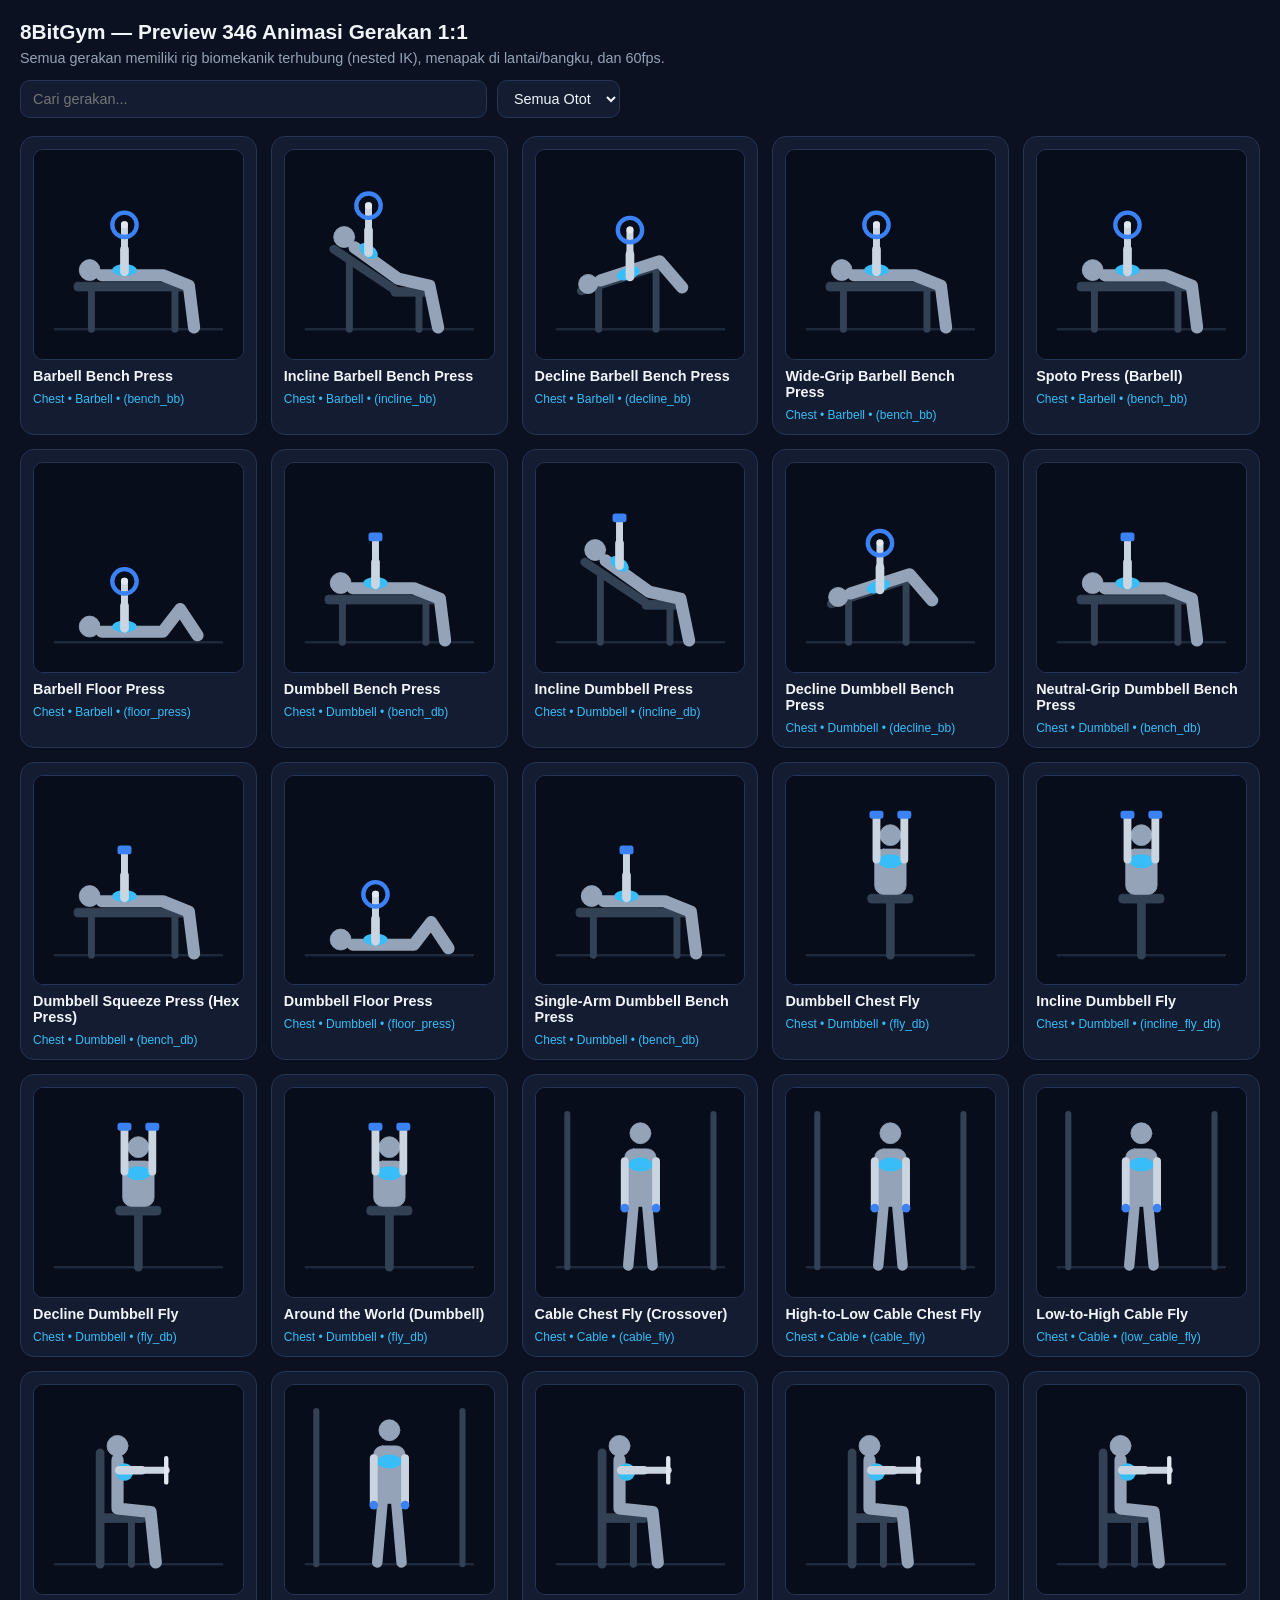
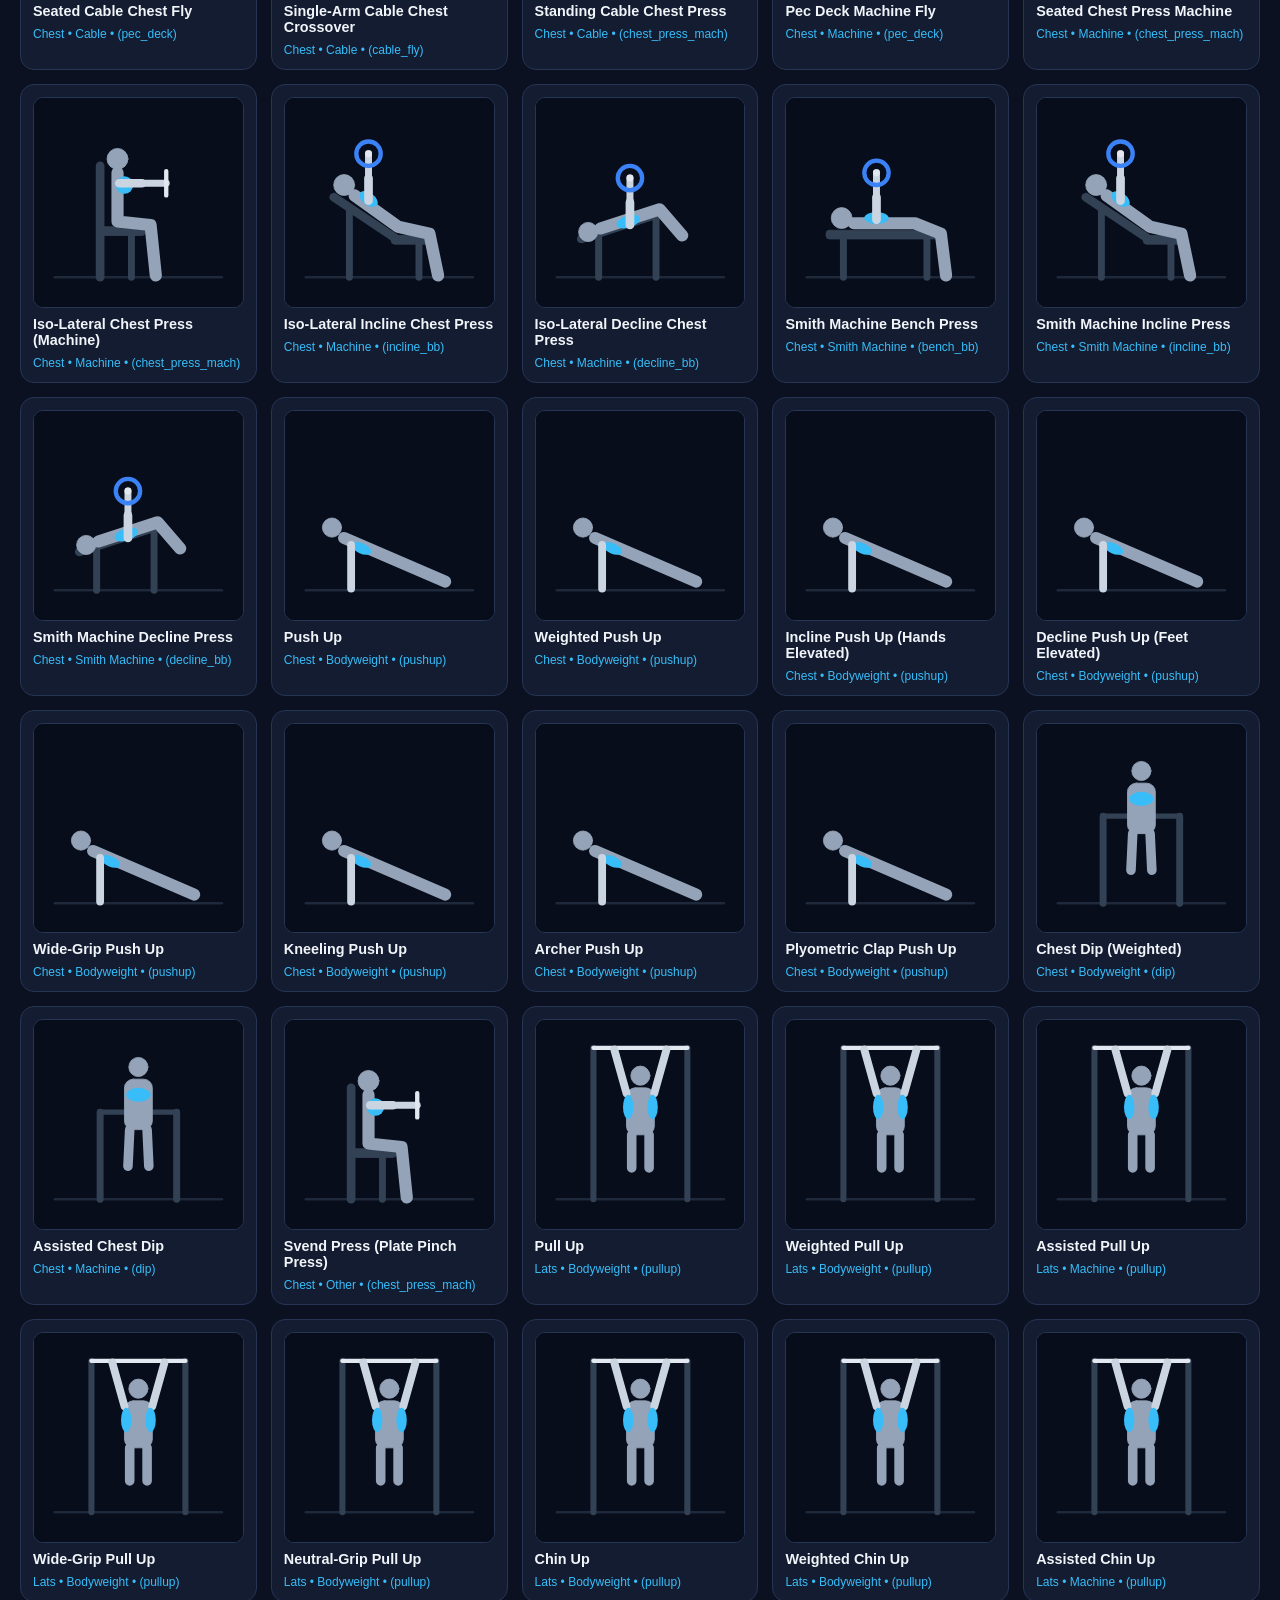
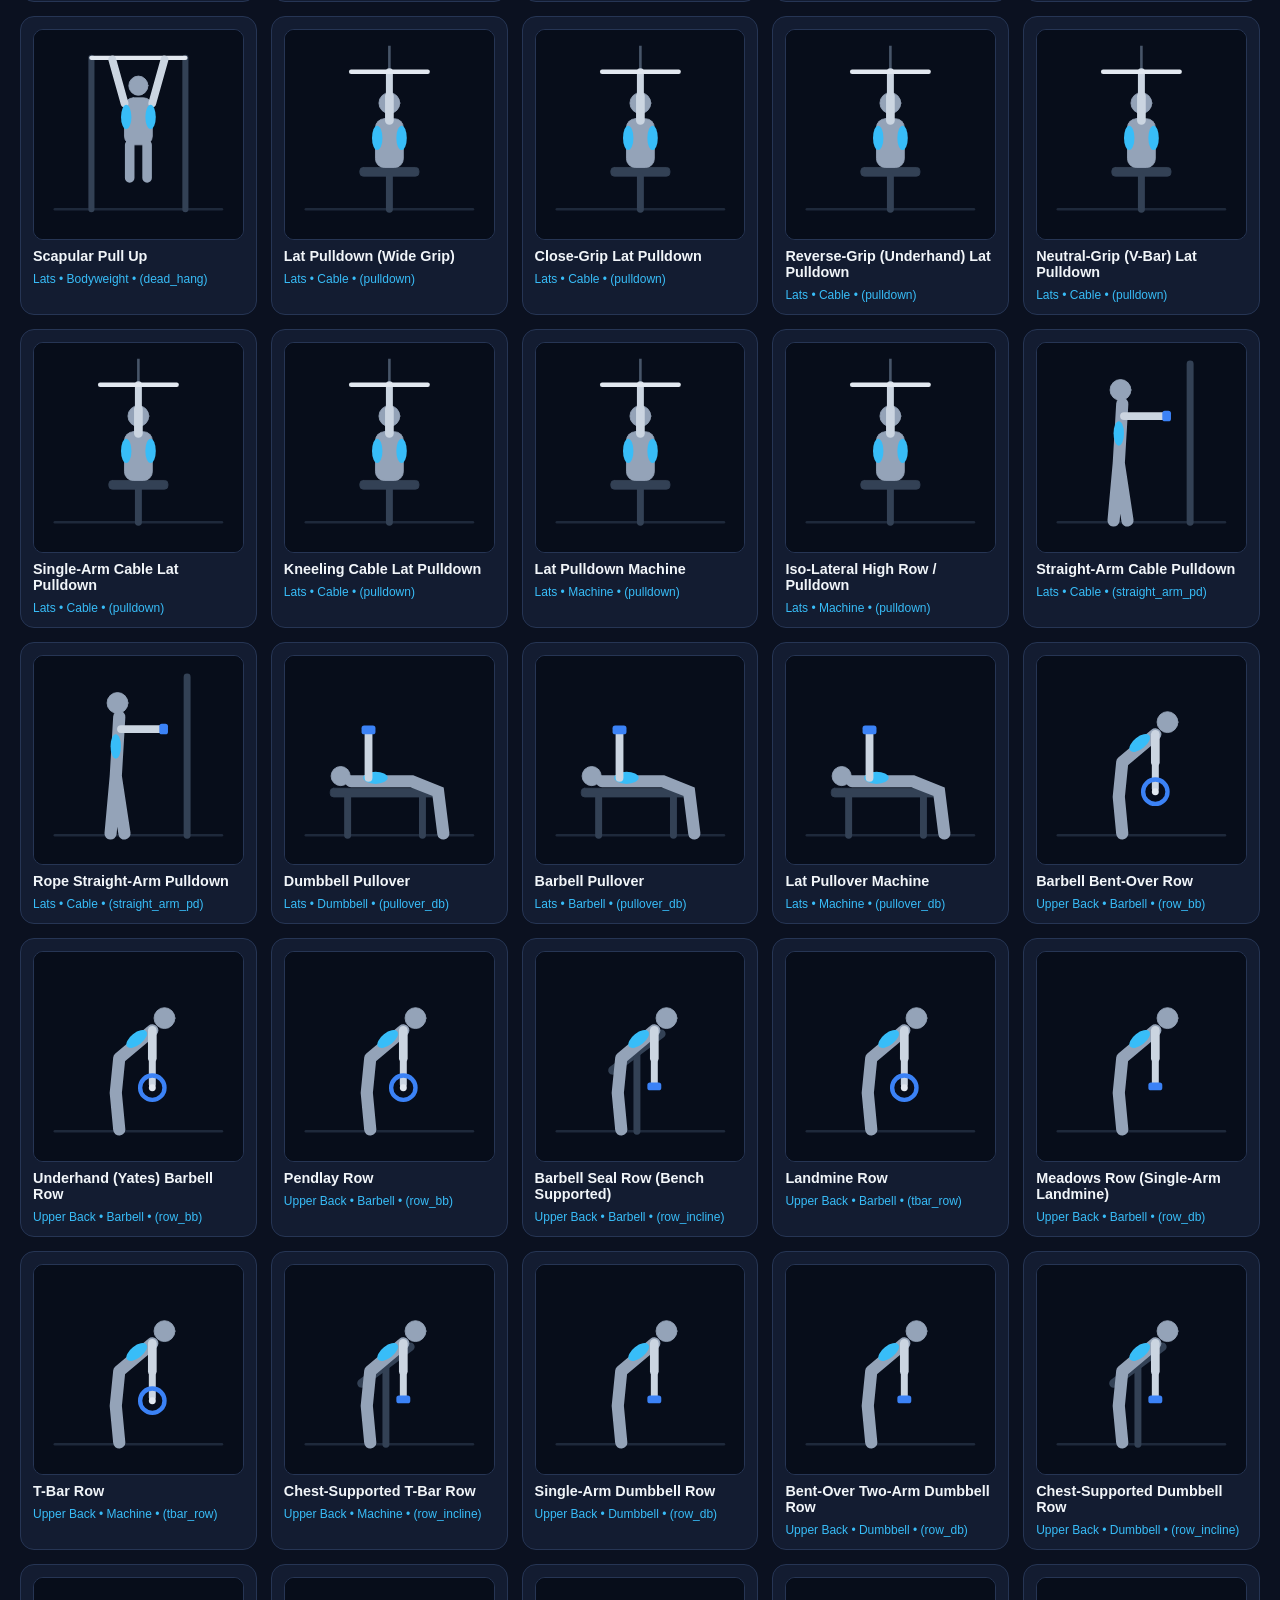
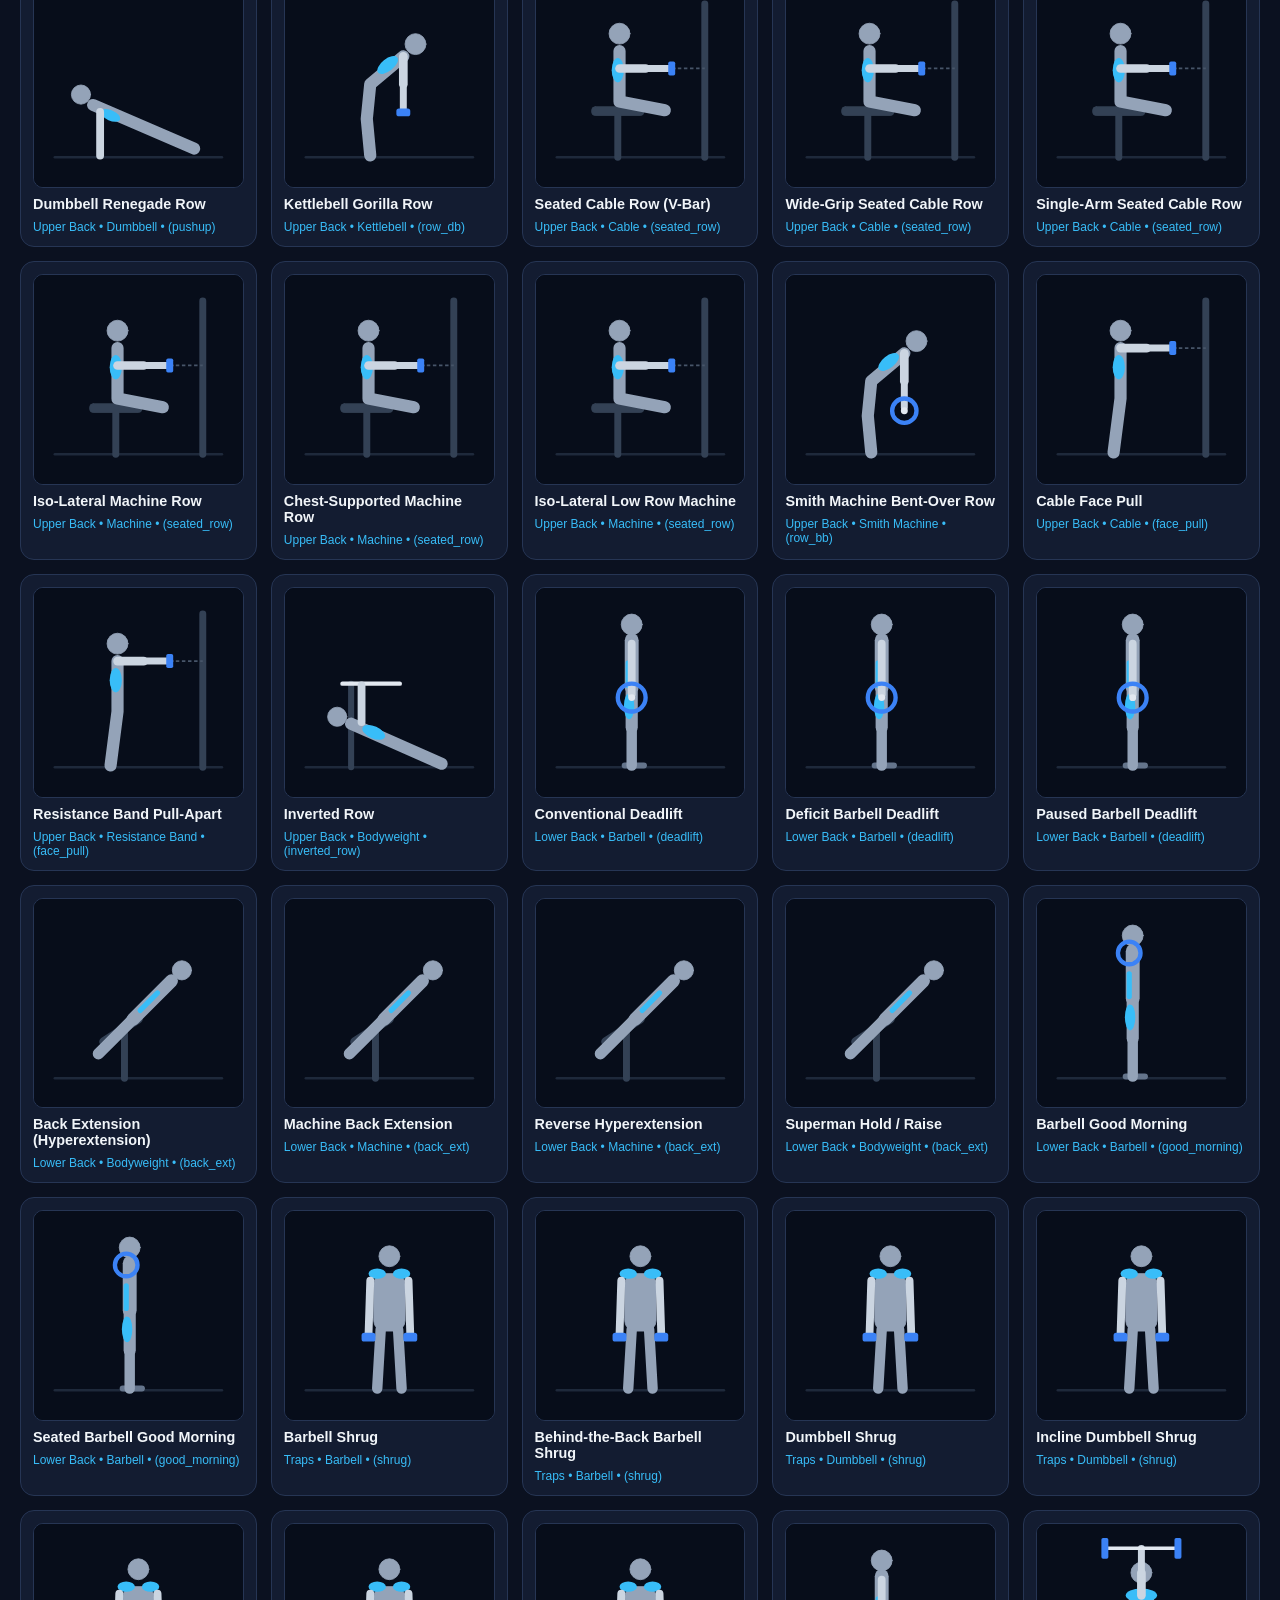
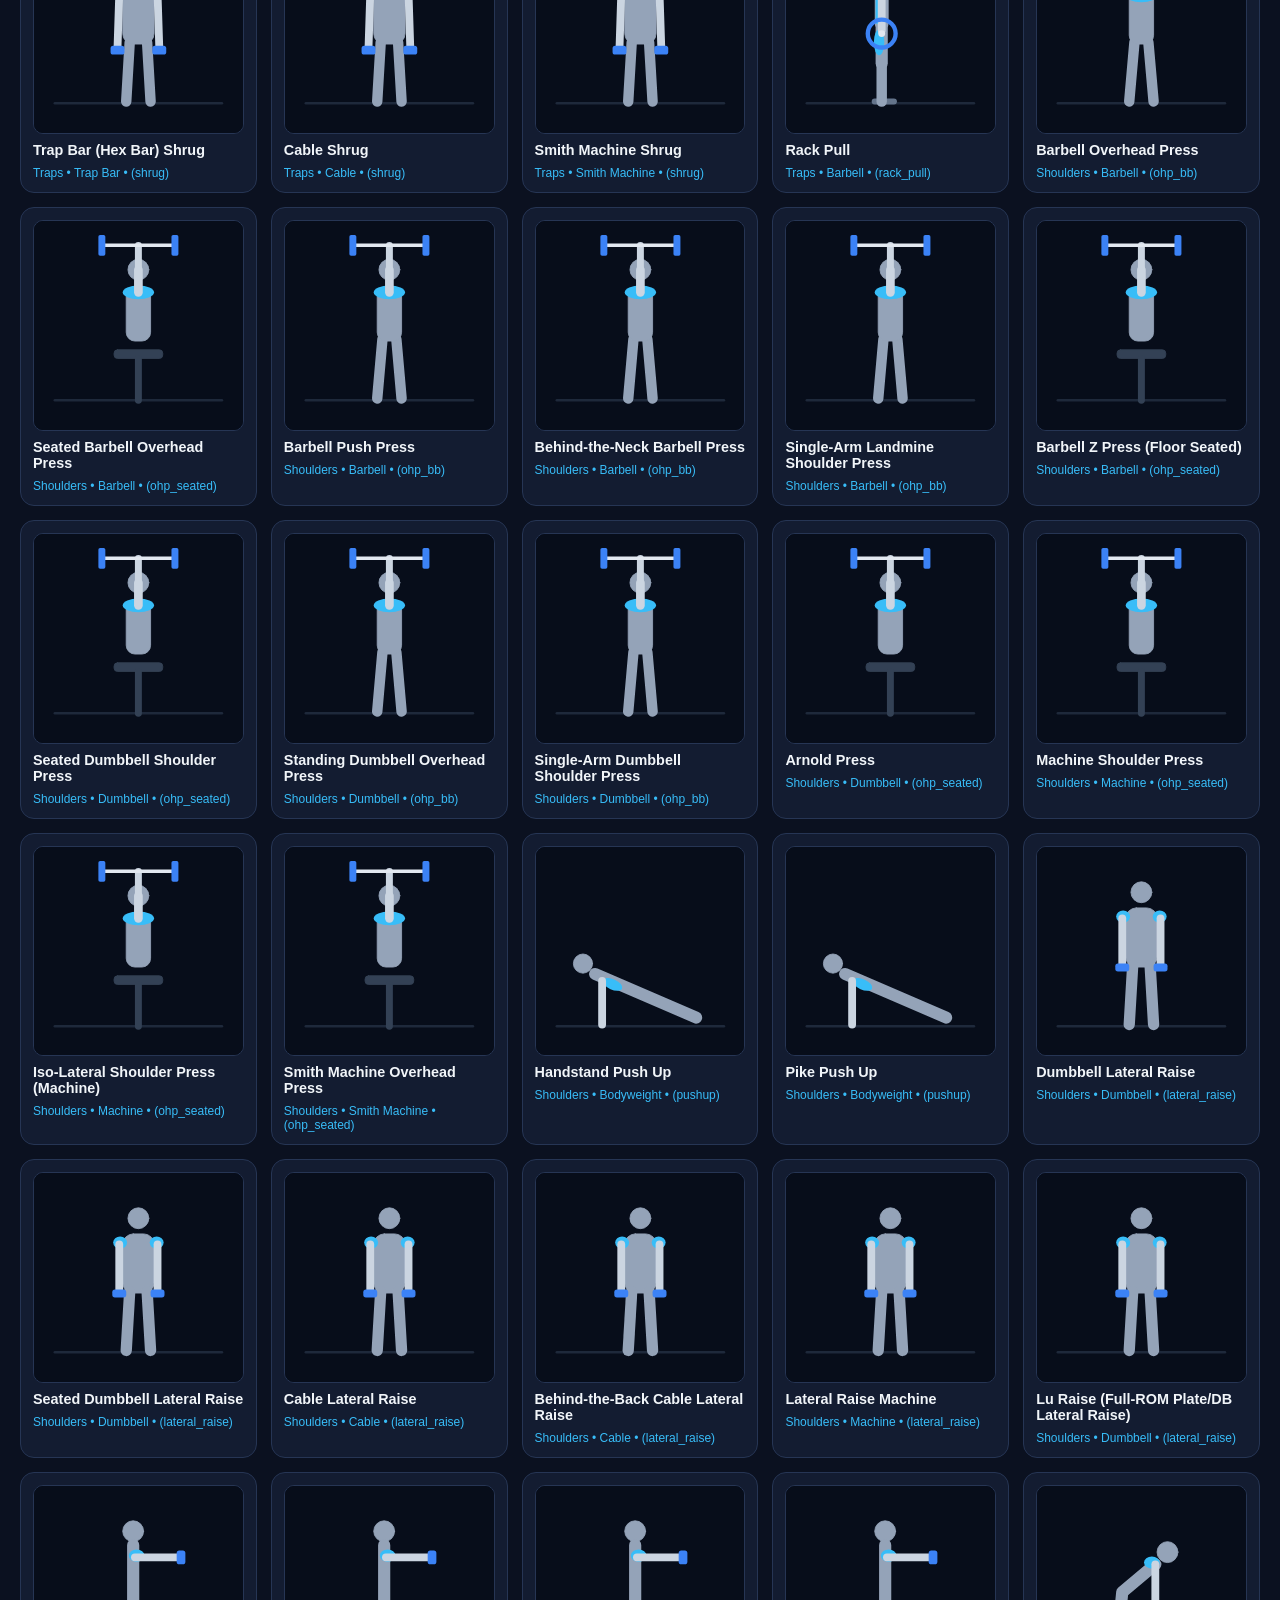
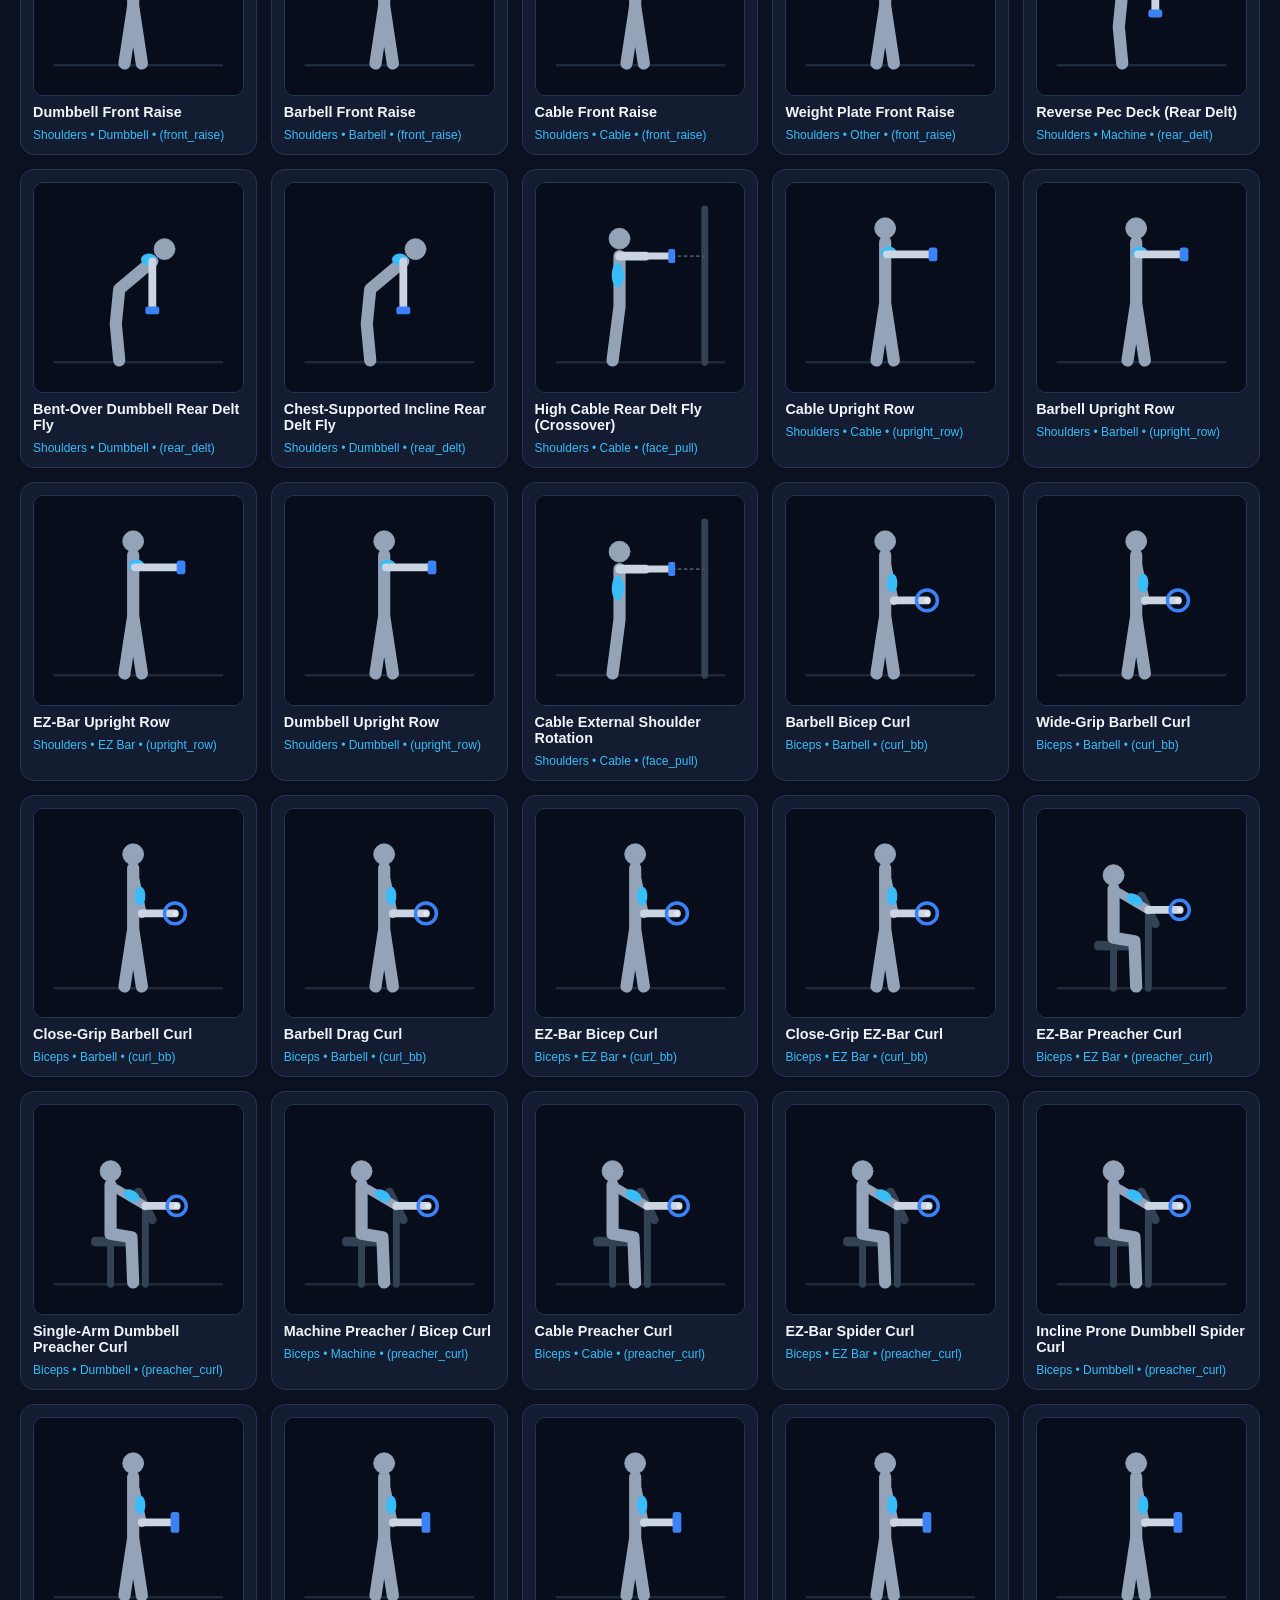
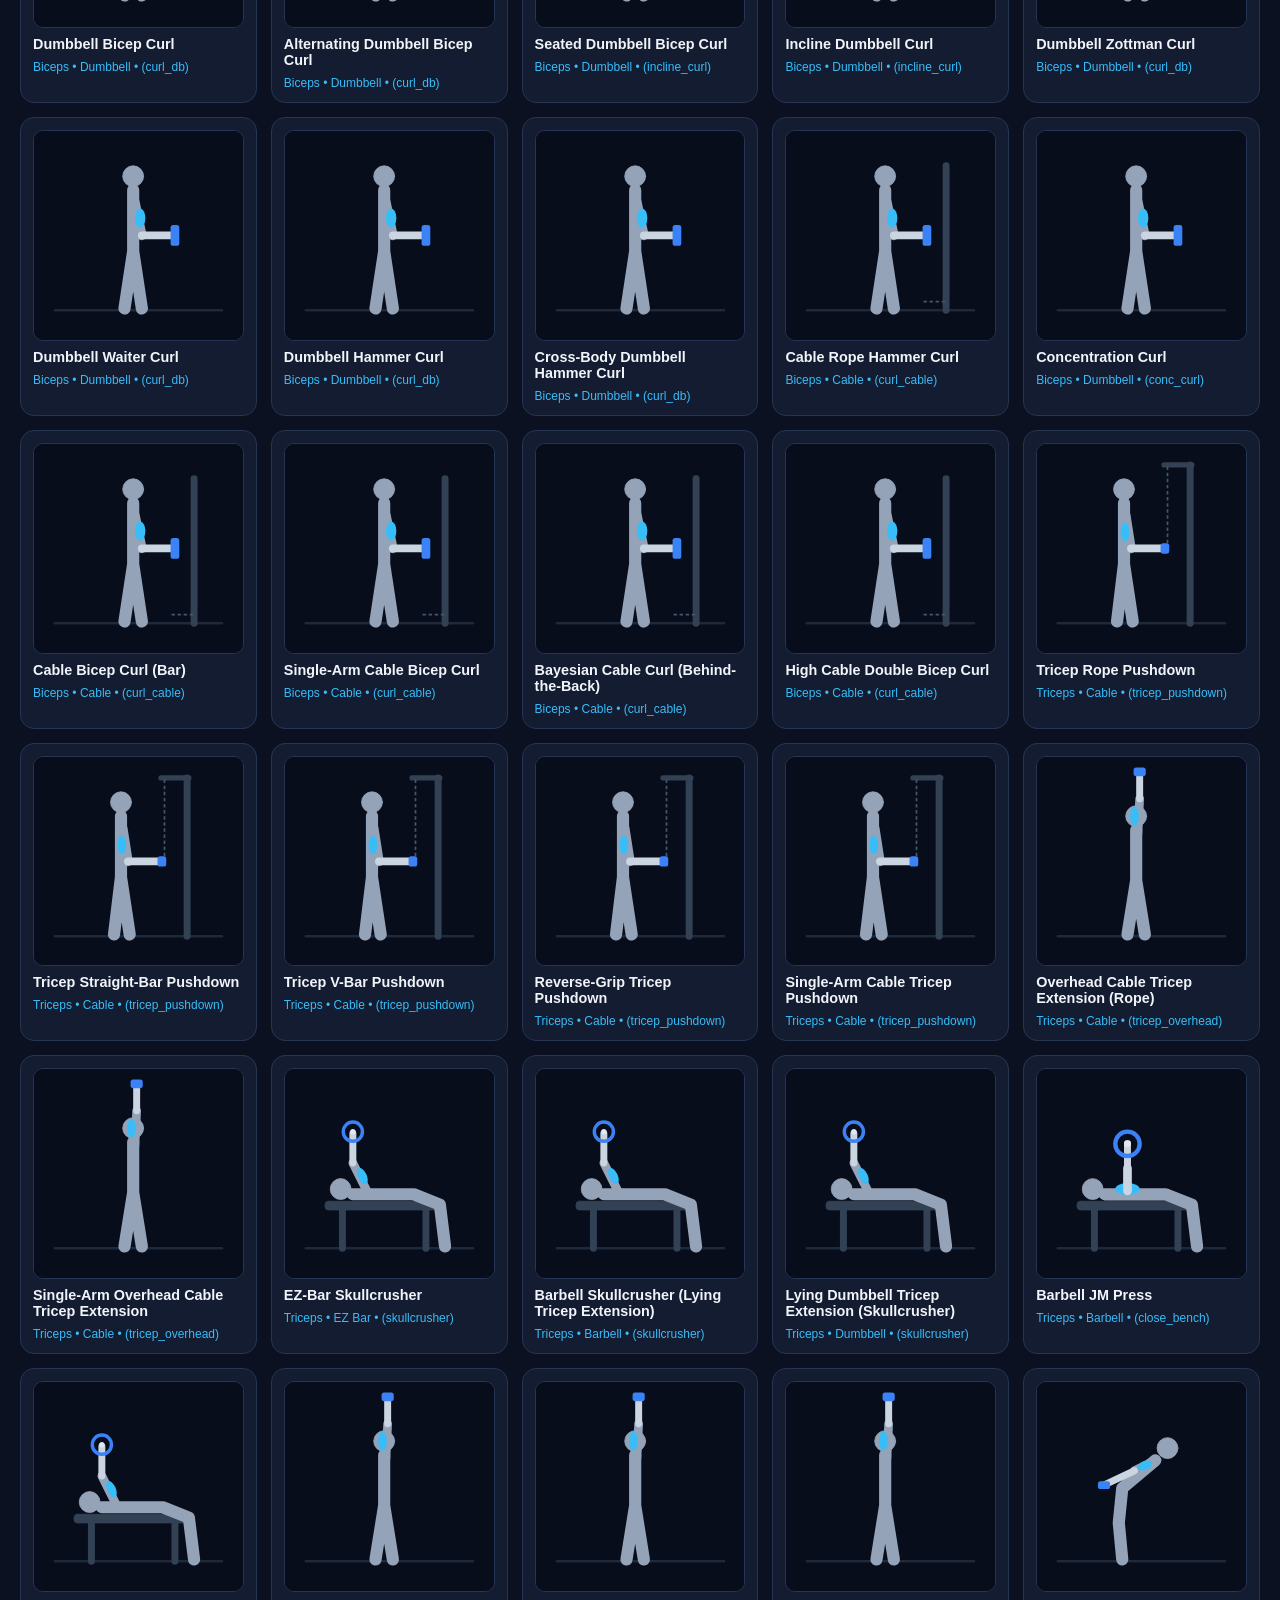
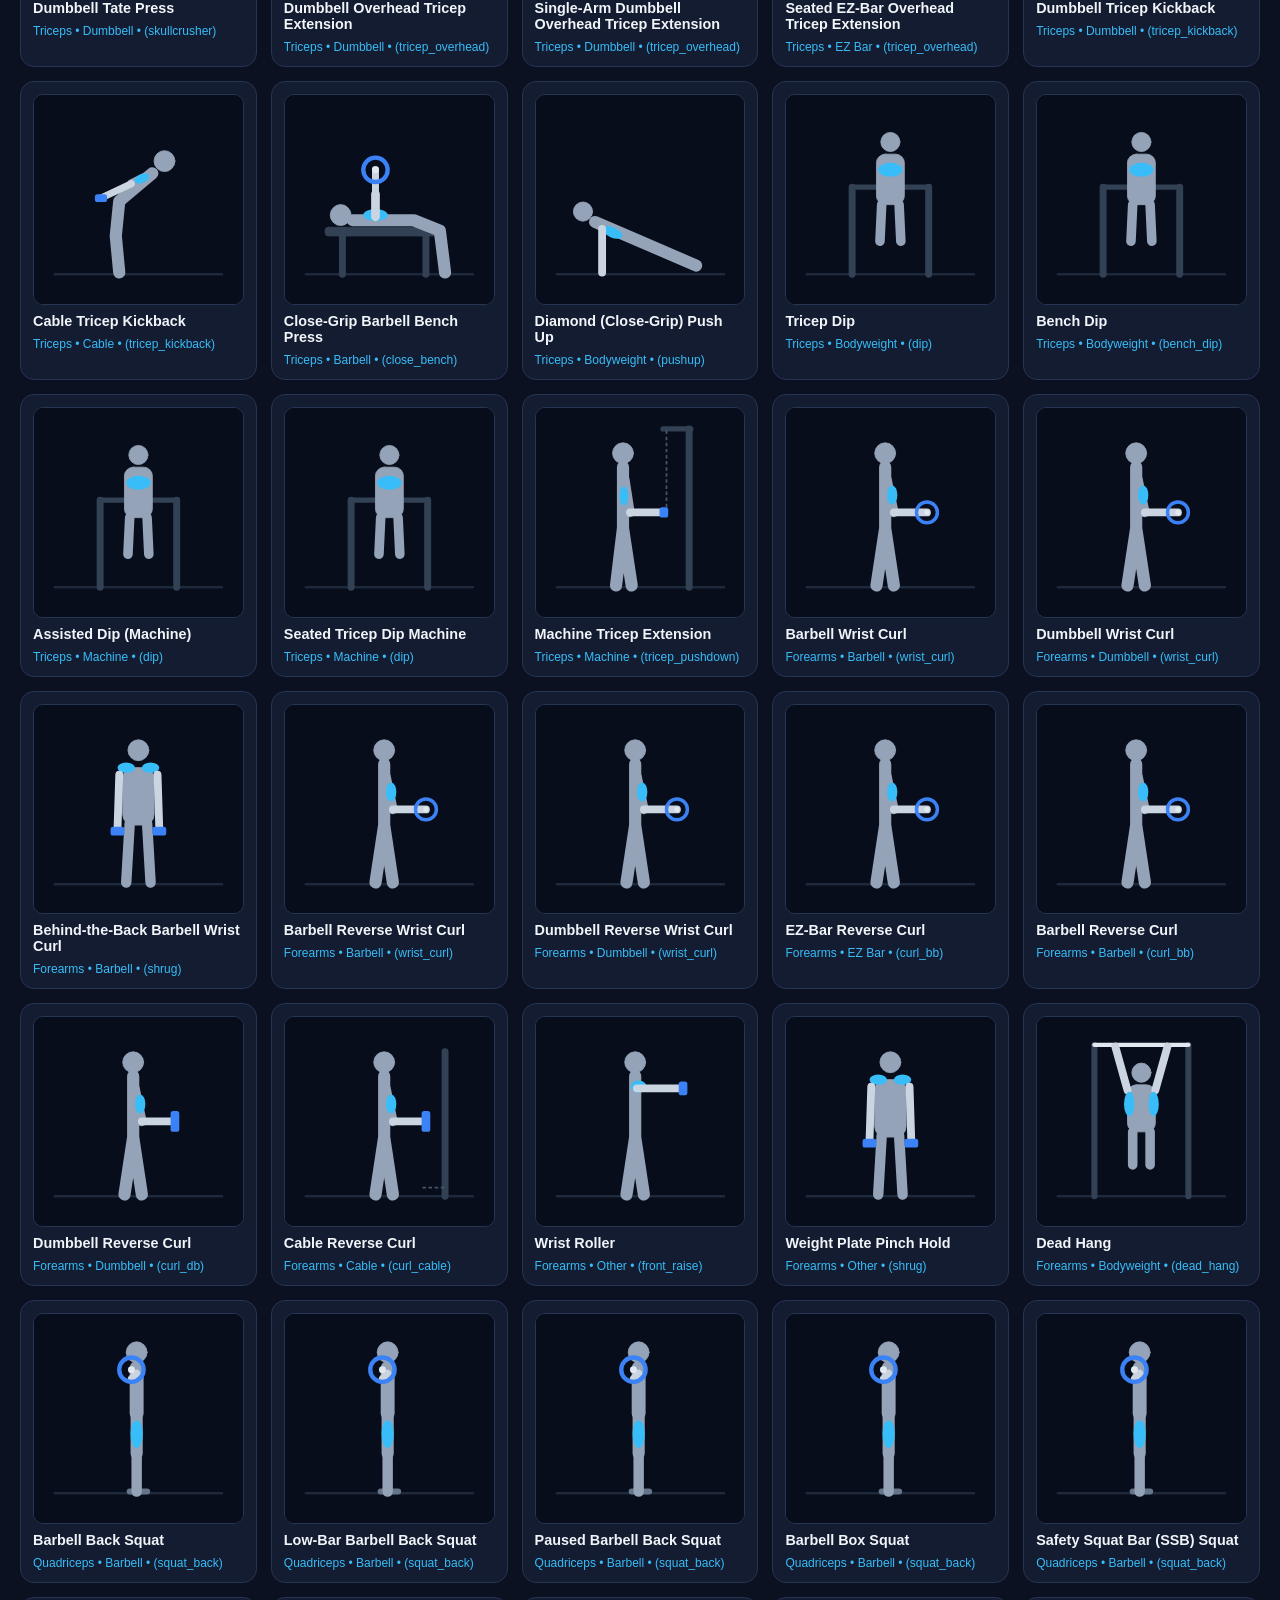
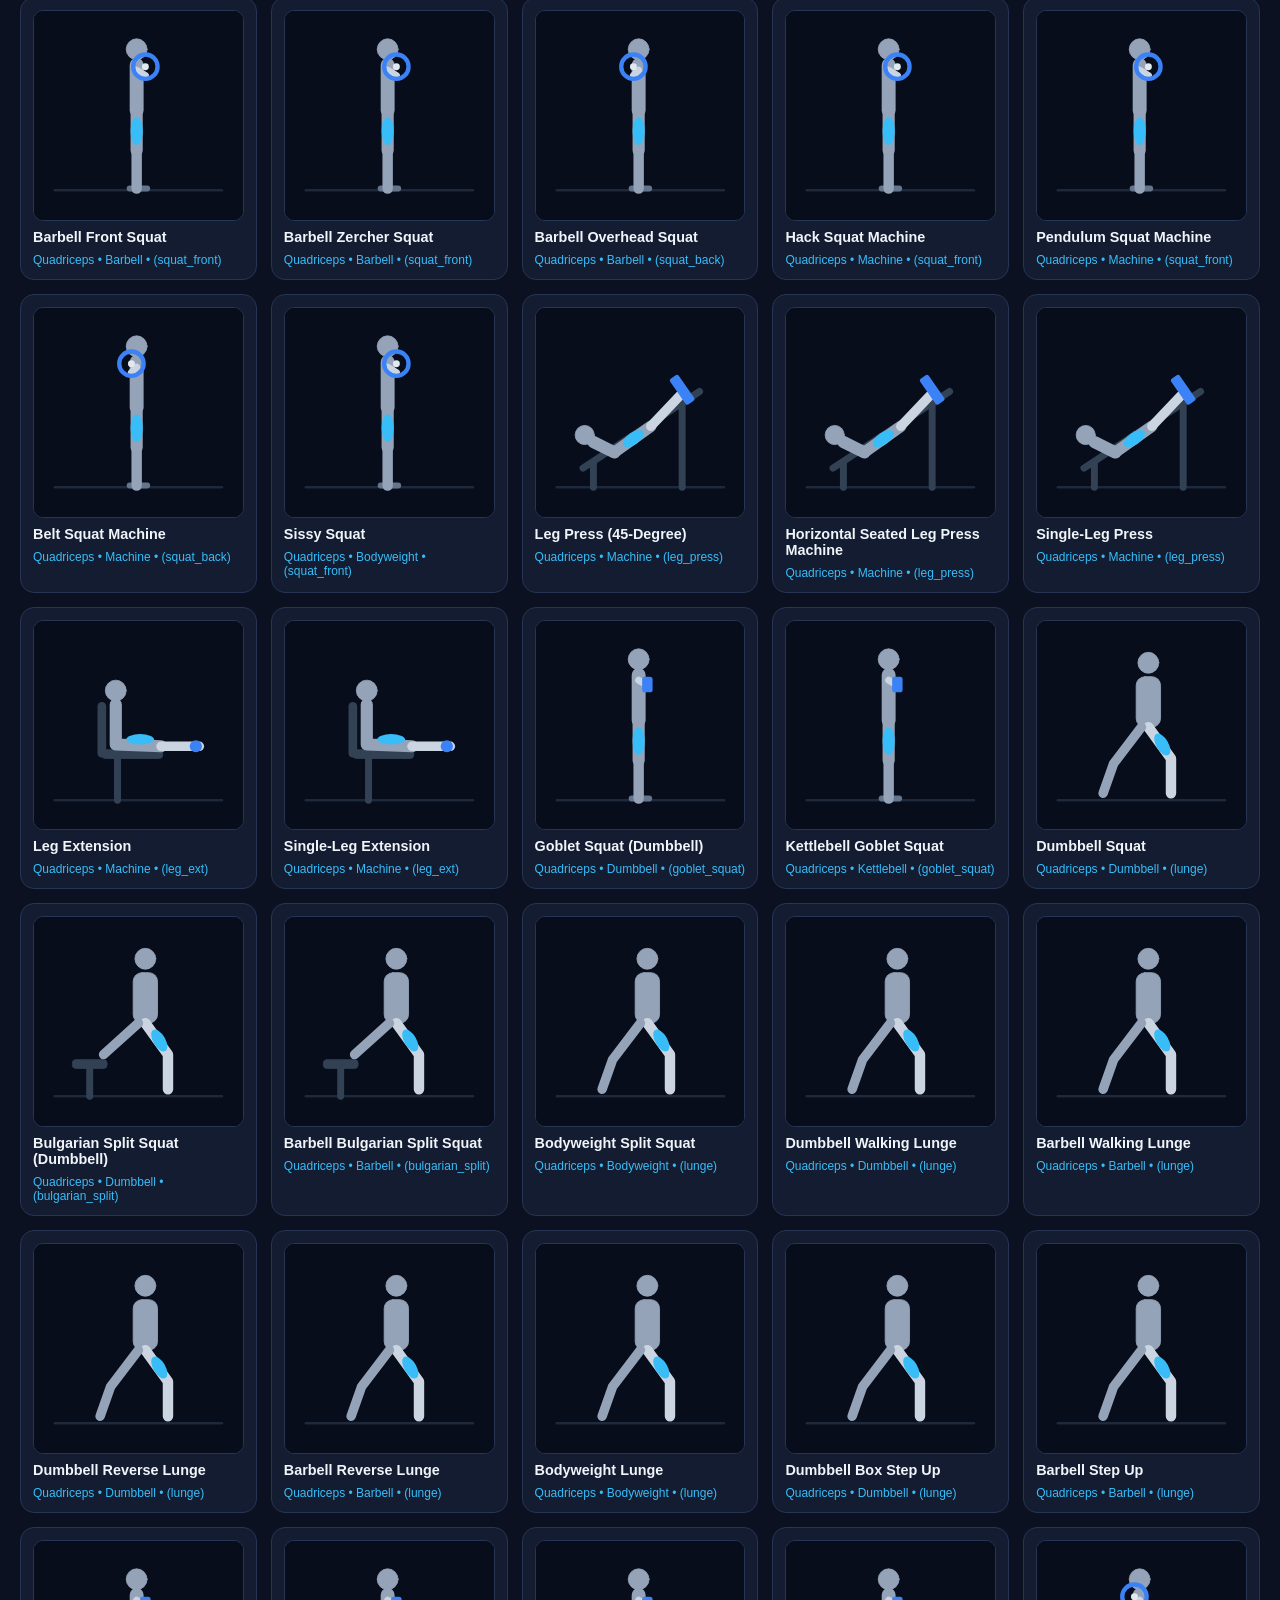
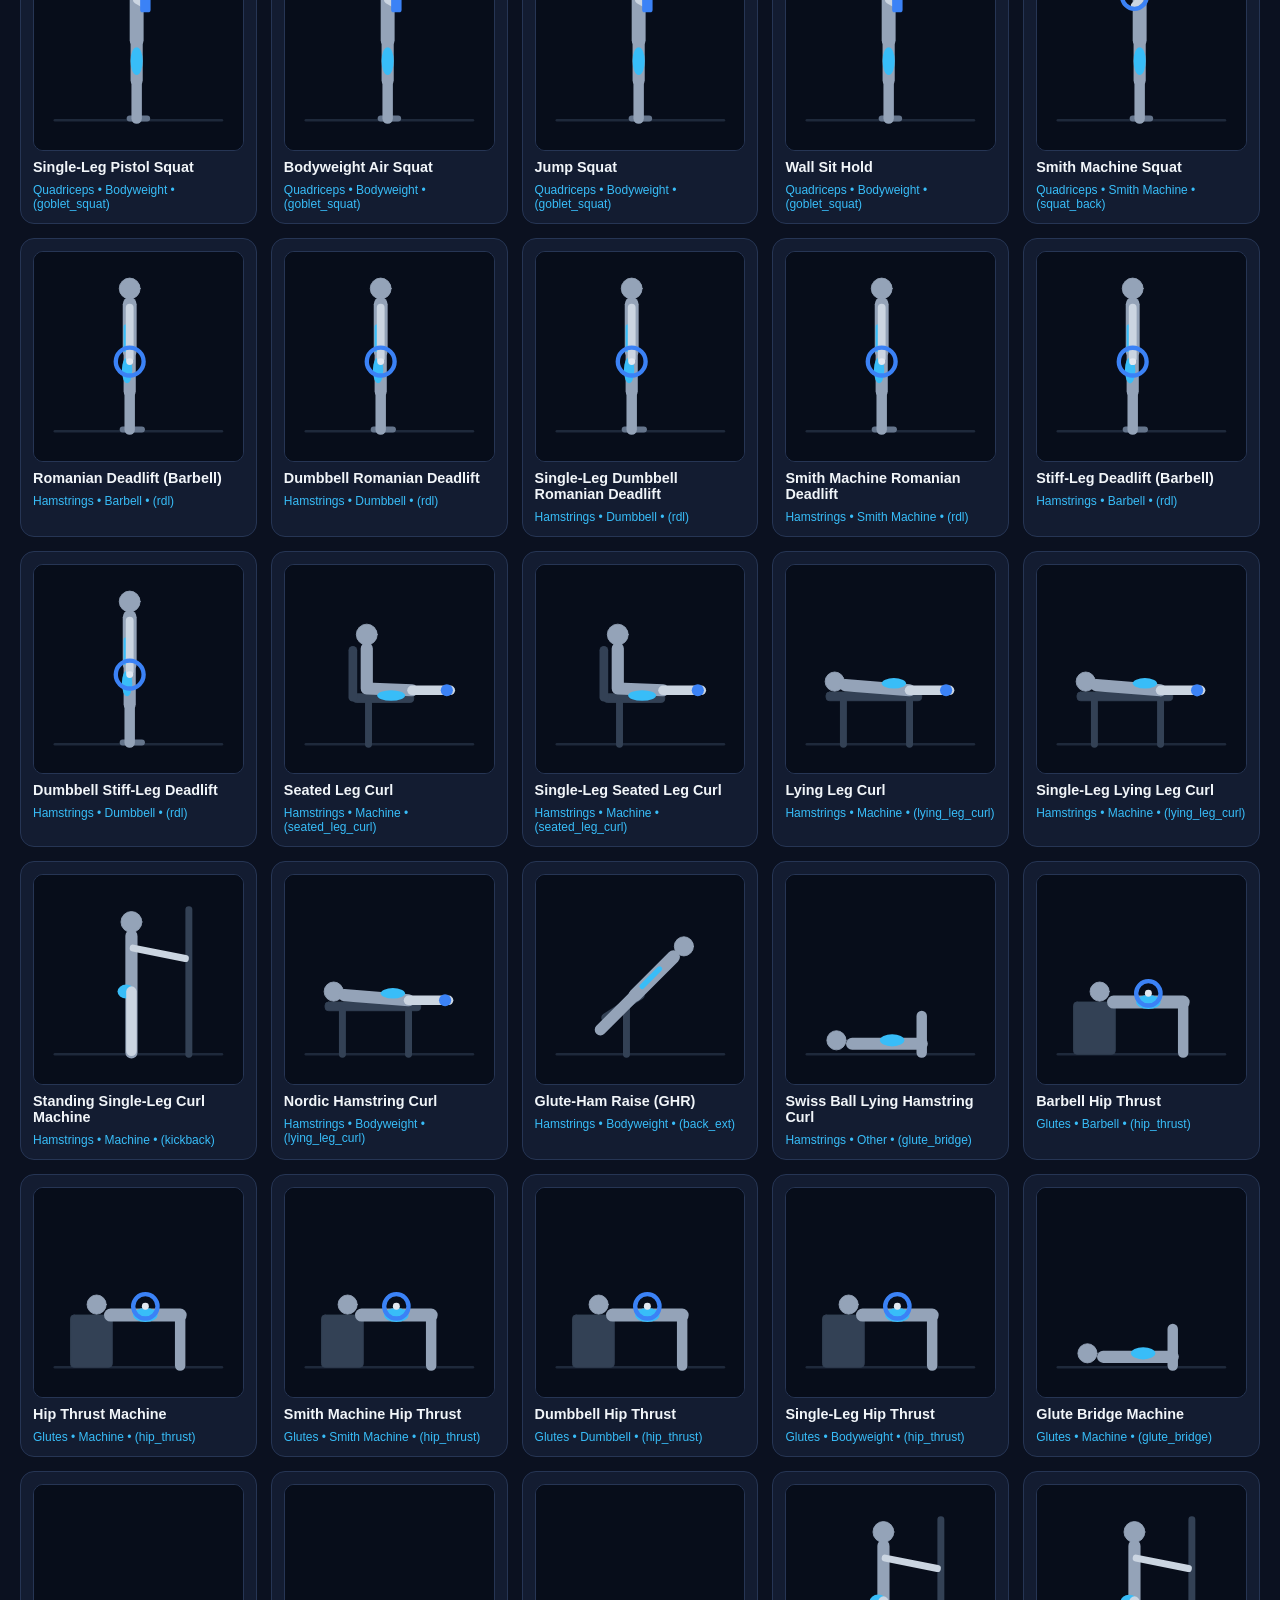
<file: 8bitools/tool/8bitgym/preview-animasi.html>
<!DOCTYPE html>
<html lang="id">
<head>
  <meta charset="UTF-8" />
  <meta name="viewport" content="width=device-width, initial-scale=1.0" />
  <title>8BitGym — Preview Semua 105 Animasi 1:1</title>
  <style>
    :root { --bg: #0b1120; --surface: #131c31; --border: #263554; --text: #f1f5f9; --muted: #94a3b8; --accent: #38bdf8; }
    * { box-sizing: border-box; }
    body { margin: 0; padding: 20px; background: var(--bg); color: var(--text); font-family: -apple-system, BlinkMacSystemFont, "Segoe UI", Roboto, sans-serif; }
    h1 { margin: 0 0 6px; font-size: 1.3rem; }
    p { margin: 0 0 14px; color: var(--muted); font-size: 0.9rem; }
    .controls { display: flex; gap: 10px; flex-wrap: wrap; margin-bottom: 18px; max-width: 600px; }
    input, select { background: var(--surface); color: var(--text); border: 1px solid var(--border); border-radius: 10px; padding: 9px 12px; font-size: 0.9rem; }
    .grid { display: grid; grid-template-columns: repeat(auto-fit, minmax(200px, 1fr)); gap: 14px; max-width: 1240px; }
    .card { background: var(--surface); border: 1px solid var(--border); border-radius: 14px; padding: 12px; display: flex; flex-direction: column; gap: 8px; }
    .stage { width: 100%; aspect-ratio: 1 / 1; background: #070d1a; border: 1px solid var(--border); border-radius: 10px; overflow: hidden; }
    .title { font-weight: 700; font-size: 0.9rem; }
    .sub { font-size: 0.75rem; color: var(--accent); }
  </style>
</head>
<body>
  <h1 id="heading">8BitGym — Preview Semua 105 Animasi Gerakan 1:1</h1>
  <p>Semua gerakan memiliki rig biomekanik terhubung (nested IK), menapak di lantai/bangku, dan 60fps.</p>
  <div class="controls">
    <input type="search" id="search" placeholder="Cari gerakan..." style="flex:1" />
    <select id="muscle"><option value="all">Semua Otot</option></select>
  </div>
  <div id="grid" class="grid"></div>

  <script src="./exercises-data.js"></script>
  <script src="./exercise-animator.js"></script>
  <script>
    const catalog = window.IRONLOG_CATALOG;
    const mSel = document.getElementById('muscle');
    catalog.MUSCLE_GROUPS.forEach((m) => {
      const o = document.createElement('option');
      o.value = m; o.textContent = m;
      mSel.appendChild(o);
    });

    function render() {
      const q = document.getElementById('search').value.trim().toLowerCase();
      const m = mSel.value;
      const list = catalog.EXERCISES.filter((ex) => {
        const okQ = !q || ex.name.toLowerCase().includes(q) || ex.equipment.toLowerCase().includes(q);
        const okM = m === 'all' || ex.muscle === m;
        return okQ && okM;
      });
      document.getElementById('heading').textContent = `8BitGym — Preview ${list.length} Animasi Gerakan 1:1`;
      document.getElementById('grid').innerHTML = list.map((ex) => `
        <div class="card">
          <div class="stage">${window.IRONLOG_ANIMATOR.renderSvg(ex)}</div>
          <div class="title">${ex.name}</div>
          <div class="sub">${ex.muscle} • ${ex.equipment} • (${window.IRONLOG_ANIMATOR.getPattern(ex)})</div>
        </div>
      `).join('');
    }
    document.getElementById('search').addEventListener('input', render);
    mSel.addEventListener('change', render);
    render();
  </script>
</body>
</html>
</file>
